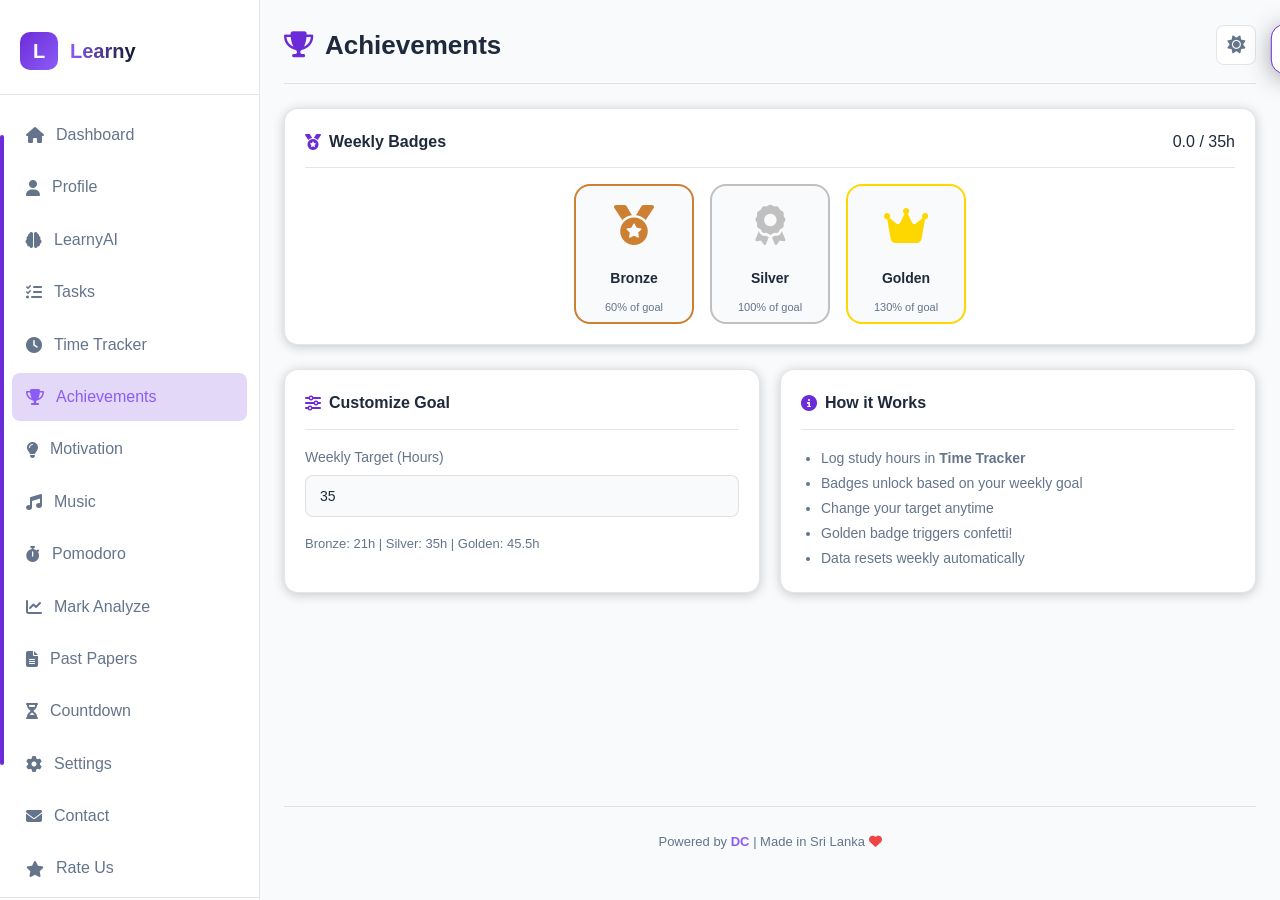
<file: achievements.html>
<!DOCTYPE html>
<html lang="en">
<head>
  <meta charset="UTF-8">
  <meta name="viewport" content="width=device-width, initial-scale=1.0">
  <title>Learny - Achievements</title>
  <link rel="manifest" href="manifest.json">
  <meta name="theme-color" content="#6c2bd9">
  <link rel="stylesheet" href="https://cdnjs.cloudflare.com/ajax/libs/font-awesome/6.5.0/css/all.min.css">
  <link rel="stylesheet" href="style.css">
</head>
<body>
  <div class="app-container">
    <div class="overlay"></div>
     <aside class="sidebar">
            <div class="sidebar-header">
                <div class="sidebar-logo">L</div>
                <div class="sidebar-title">Learny</div>
            </div>
            <nav>
                <ul class="nav-list">
                    <li class="nav-item"><a href="index.html"><i class="fa fa-home"></i> Dashboard</a></li>
                    <li class="nav-item"><a href="profile.html"><i class="fa fa-user"></i> Profile</a></li>

                    <li class="nav-item"><a href="bot.html"><i class="fa fa-brain"></i> LearnyAI</a></li>
                    <li class="nav-item"><a href="tasks.html"><i class="fa fa-tasks"></i> Tasks</a></li>
                    <li class="nav-item"><a href="time.html"><i class="fa fa-clock"></i> Time Tracker</a></li>
                    <li class="nav-item active"><a href="achievements.html"><i class="fa fa-trophy"></i> Achievements</a></li>
                    <li class="nav-item"><a href="motivation.html"><i class="fa fa-lightbulb"></i> Motivation</a></li>
                    <li class="nav-item"><a href="music.html"><i class="fa fa-music"></i> Music</a></li>
                    <li class="nav-item"><a href="pomodoro.html"><i class="fa fa-stopwatch"></i> Pomodoro</a></li>
                    <li class="nav-item"><a href="mark.html"><i class="fa fa-chart-line"></i> Mark Analyze</a></li>
                    <li class="nav-item"><a href="pastpapers.html"><i class="fa fa-file-alt"></i> Past Papers</a></li>
                    <li class="nav-item"><a href="countdown.html"><i class="fa fa-hourglass-half"></i> Countdown</a></li>
                    <li class="nav-item"><a href="settings.html"><i class="fa fa-cog"></i> Settings</a></li>
                    <li class="nav-item"><a href="contact.html"><i class="fa fa-envelope"></i> Contact</a></li>
                    <li class="nav-item"><a href="rate.html"><i class="fa fa-star"></i> Rate Us</a></li>
                    
                </ul>
            </nav>
            <div class="sidebar-welcome">
                <div class="divider"></div>
                <p id="sidebar-username">Welcome, User!</p>
            </div>
        </aside>
    <main class="main-content">
      <header class="page-header">
        <button class="hamburger"><i class="fa fa-bars"></i></button>
        <h1 class="page-title"><i class="fa fa-trophy"></i> Achievements</h1>
        <div class="header-actions"><button class="theme-toggle" id="toggle-mode"><i class="fa fa-sun"></i></button></div>
      </header>
      <canvas id="confetti-canvas" class="confetti"></canvas>
      <div id="notification-toast" class="notification"><i class="fa fa-check-circle"></i><span></span></div>
      <div class="card mb-3">
        <div class="card-header"><span class="card-title"><i class="fa fa-medal"></i> Weekly Badges</span><span id="goal-display">0 / 35h</span></div>
        <div class="badge-container">
          <div class="badge bronze"><div class="badge-icon"><i class="fa fa-medal"></i></div><div class="badge-name">Bronze</div><div class="badge-desc">60% of goal</div></div>
          <div class="badge silver"><div class="badge-icon"><i class="fa fa-award"></i></div><div class="badge-name">Silver</div><div class="badge-desc">100% of goal</div></div>
          <div class="badge golden"><div class="badge-icon"><i class="fa fa-crown"></i></div><div class="badge-name">Golden</div><div class="badge-desc">130% of goal</div></div>
        </div>
      </div>
      <div class="grid-equal">
        <div class="card">
          <div class="card-header"><span class="card-title"><i class="fa fa-sliders-h"></i> Customize Goal</span></div>
          <div class="form-group"><label>Weekly Target (Hours)</label><input type="number" id="goal-input" class="form-control" value="35" min="10" max="80"></div>
          <p style="color:var(--text-muted);font-size:13px">Bronze: <span class="bronze-val">21h</span> | Silver: <span class="silver-val">35h</span> | Golden: <span class="golden-val">45.5h</span></p>
        </div>
        <div class="card">
          <div class="card-header"><span class="card-title"><i class="fa fa-info-circle"></i> How it Works</span></div>
          <ul style="color:var(--text-muted);font-size:14px;padding-left:20px;line-height:1.8">
            <li>Log study hours in <strong>Time Tracker</strong></li>
            <li>Badges unlock based on your weekly goal</li>
            <li>Change your target anytime</li>
            <li>Golden badge triggers confetti!</li>
            <li>Data resets weekly automatically</li>
          </ul>
        </div>
      </div>
      <footer class="site-footer">Powered by <a href="contact.html">DC</a> | Made in Sri Lanka <i class="fa fa-heart" style="color:var(--danger)"></i></footer>
    </main>
  </div>
  <script src="script.js"></script>
</body>
</html>
</file>
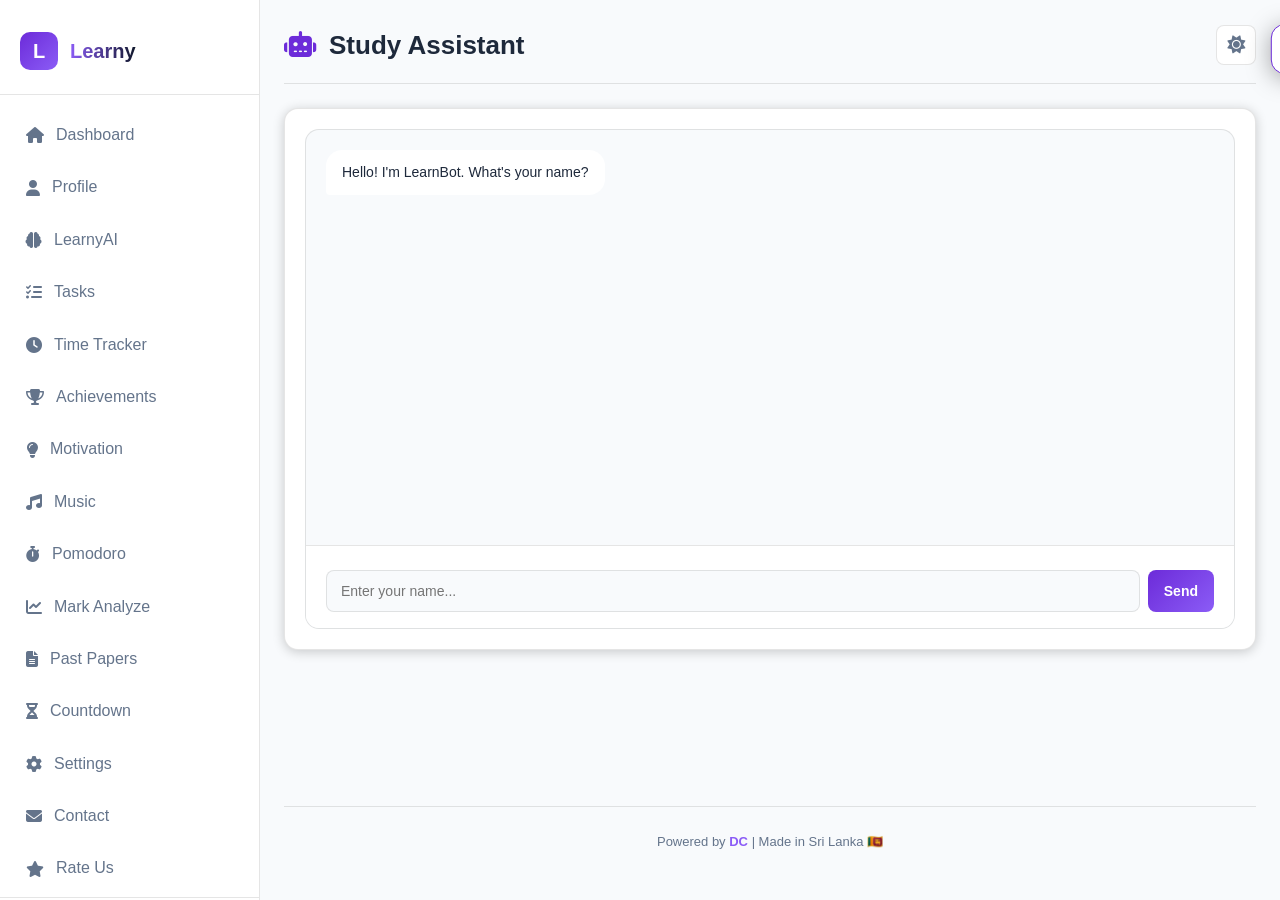
<file: assistant.html>
<!DOCTYPE html>
<html lang="en">
<head>
    <meta charset="UTF-8">
    <meta name="viewport" content="width=device-width, initial-scale=1.0">
    <title>Learny - Assistant</title>
    <link rel="stylesheet" href="style.css">
    <link rel="stylesheet" href="https://cdnjs.cloudflare.com/ajax/libs/font-awesome/6.4.0/css/all.min.css">
</head>
<body>
    <div class="app-container">
        <!-- Sidebar -->
         <aside class="sidebar">
            <div class="sidebar-header">
                <div class="sidebar-logo">L</div>
                <div class="sidebar-title">Learny</div>
            </div>
            <nav>
                <ul class="nav-list">
                    <li class="nav-item"><a href="index.html"><i class="fa fa-home"></i> Dashboard</a></li>
                    <li class="nav-item"><a href="profile.html"><i class="fa fa-user"></i> Profile</a></li>

                    <li class="nav-item"><a href="bot.html"><i class="fa fa-brain"></i> LearnyAI</a></li>
                    <li class="nav-item"><a href="tasks.html"><i class="fa fa-tasks"></i> Tasks</a></li>
                    <li class="nav-item"><a href="time.html"><i class="fa fa-clock"></i> Time Tracker</a></li>
                    <li class="nav-item"><a href="achievements.html"><i class="fa fa-trophy"></i> Achievements</a></li>
                    <li class="nav-item"><a href="motivation.html"><i class="fa fa-lightbulb"></i> Motivation</a></li>
                    <li class="nav-item"><a href="music.html"><i class="fa fa-music"></i> Music</a></li>
                    <li class="nav-item"><a href="pomodoro.html"><i class="fa fa-stopwatch"></i> Pomodoro</a></li>
                    <li class="nav-item"><a href="mark.html"><i class="fa fa-chart-line"></i> Mark Analyze</a></li>
                    <li class="nav-item"><a href="pastpapers.html"><i class="fa fa-file-alt"></i> Past Papers</a></li>
                    <li class="nav-item"><a href="countdown.html"><i class="fa fa-hourglass-half"></i> Countdown</a></li>
                    <li class="nav-item"><a href="settings.html"><i class="fa fa-cog"></i> Settings</a></li>
                    <li class="nav-item"><a href="contact.html"><i class="fa fa-envelope"></i> Contact</a></li>
                    <li class="nav-item"><a href="rate.html"><i class="fa fa-star"></i> Rate Us</a></li>
                    
                </ul>
            </nav>
            <div class="sidebar-welcome">
                <div class="divider"></div>
                <p id="sidebar-username">Welcome, User!</p>
            </div>
        </aside>
        
        <!-- Main Content -->
        <main class="main-content">
            <header class="page-header">
                <h1 class="page-title"><i class="fa fa-robot"></i> Study Assistant</h1>
                <div class="header-actions">
                    <button class="theme-toggle" title="Toggle Theme"><i class="fa fa-moon"></i></button>
                </div>
            </header>
            
            <!-- Assistant Chat Container -->
            <div class="card">
                <div class="chat-container">
                    <div class="chat-messages" id="chat-messages">
                        <!-- Messages will be injected here by JavaScript -->
                    </div>
                    <div class="chat-options" id="chat-options">
                        <!-- Options will be injected here by JavaScript -->
                    </div>
                </div>
            </div>
            
            <!-- Footer -->
            <footer class="site-footer">
                <p>Powered by <a href="contact.html">DC</a> | Made in Sri Lanka 🇱🇰</p>
            </footer>
        </main>
    </div>
    
    <!-- Overlay for mobile sidebar -->
    <div class="overlay"></div>
    
    <!-- Toast Notification -->
    <div class="notification" id="notification-toast">
        <i class="fa fa-check-circle"></i>
        <span></span>
    </div>
    
    <script src="script.js"></script>
</body>
</html>
</file>
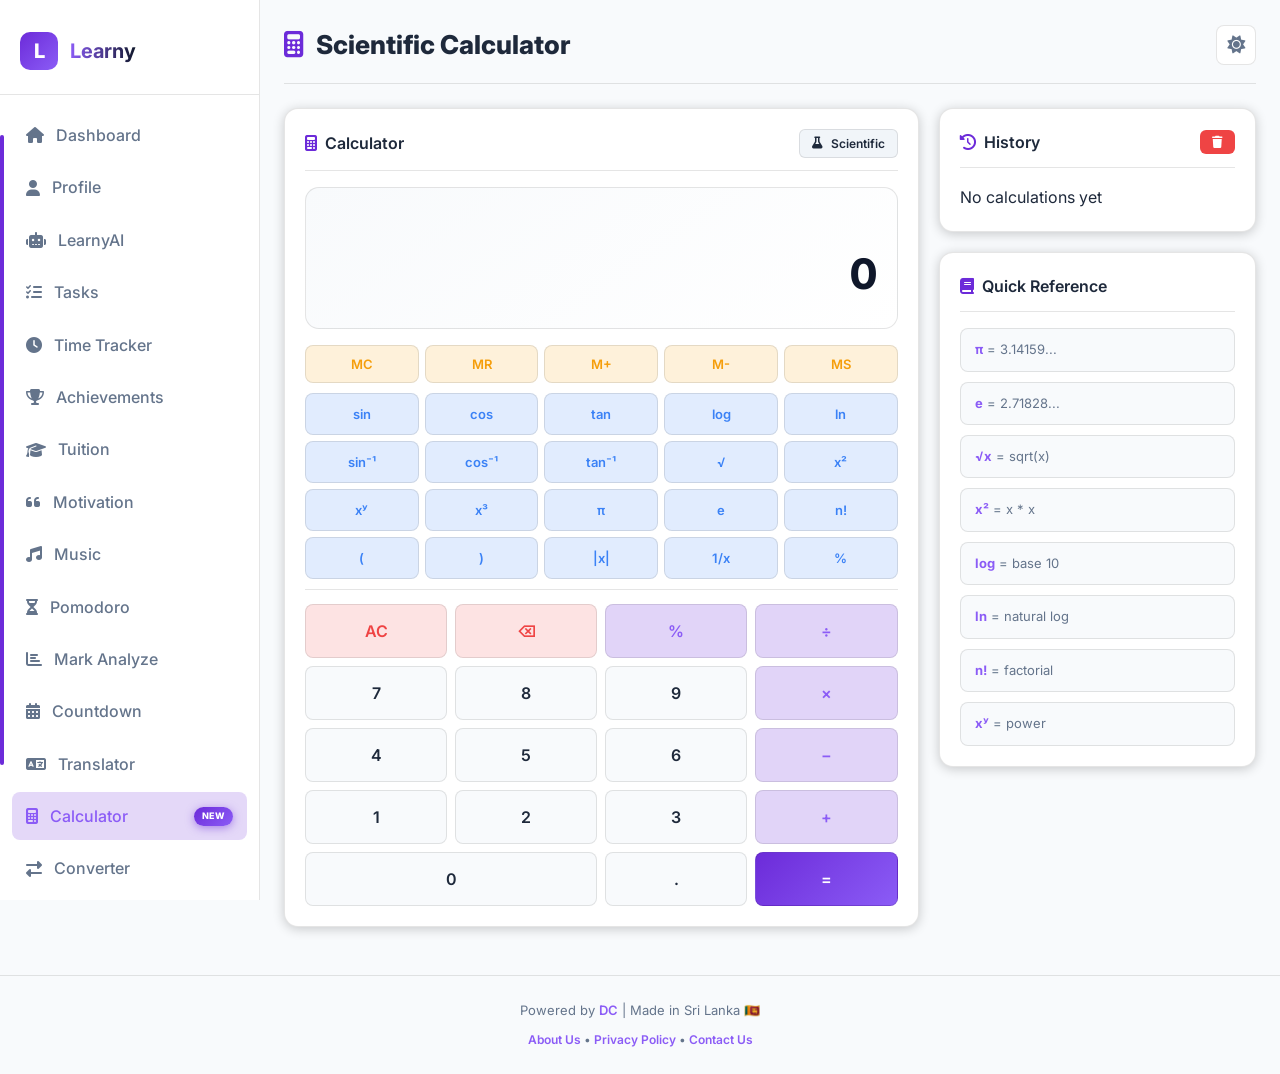
<file: calculator.html>
<!DOCTYPE html>
<html lang="en">
<head>

<meta charset="UTF-8">
<meta name="viewport" content="width=device-width, initial-scale=1.0">
<title>Learny - Calculator</title>
<link rel="stylesheet" href="style.css">
<link rel="stylesheet" href="https://cdnjs.cloudflare.com/ajax/libs/font-awesome/6.4.0/css/all.min.css">
<link href="https://fonts.googleapis.com/css2?family=Inter:wght@400;500;600;700;800&display=swap" rel="stylesheet">
</head>
<body>
<div class="app-container">
  <aside class="sidebar">
    <div class="sidebar-header">
      <div class="sidebar-logo">L</div>
      <div class="sidebar-title">Learny</div>
    </div>
    <ul class="nav-list">
      <li class="nav-item"><a href="index.html"><i class="fa fa-home"></i> Dashboard</a></li>
      <li class="nav-item"><a href="profile.html"><i class="fa fa-user"></i> Profile</a></li>
      <li class="nav-item"><a href="bot.html"><i class="fa fa-robot"></i> LearnyAI</a></li>
      <li class="nav-item"><a href="tasks.html"><i class="fa fa-tasks"></i> Tasks</a></li>
      <li class="nav-item"><a href="time.html"><i class="fa fa-clock"></i> Time Tracker</a></li>
      <li class="nav-item"><a href="achievements.html"><i class="fa fa-trophy"></i> Achievements</a></li>
      <li class="nav-item"><a href="tuition.html"><i class="fa fa-graduation-cap"></i> Tuition</a></li>
      <li class="nav-item"><a href="motivation.html"><i class="fa fa-quote-left"></i> Motivation</a></li>
      <li class="nav-item"><a href="music.html"><i class="fa fa-music"></i> Music</a></li>
      <li class="nav-item"><a href="pomodoro.html"><i class="fa fa-hourglass-half"></i> Pomodoro</a></li>
      <li class="nav-item"><a href="mark.html"><i class="fa fa-chart-bar"></i> Mark Analyze</a></li>
      <li class="nav-item"><a href="countdown.html"><i class="fa fa-calendar-alt"></i> Countdown</a></li>
      <li class="nav-item"><a href="translator.html"><i class="fa fa-language"></i> Translator</a></li>
      <li class="nav-item active"><a href="calculator.html"><i class="fa fa-calculator"></i> Calculator <span class="new-badge">NEW</span></a></li>
      <li class="nav-item"><a href="converter.html"><i class="fa fa-exchange-alt"></i> Converter</a></li>
      <li class="nav-item"><a href="settings.html"><i class="fa fa-cog"></i> Settings</a></li>
    
    </ul>
    <div class="sidebar-welcome">
      <div class="divider"></div>
      <p id="sidebar-username">Welcome, User!</p>
    </div>
  </aside>

  <div class="overlay"></div>

  <main class="main-content">
    <div class="page-header">
      <button class="hamburger" aria-label="Toggle Menu"><i class="fa fa-bars"></i></button>
      <div class="page-title"><i class="fa fa-calculator"></i> Scientific Calculator</div>
      <div class="header-actions">
        <button class="theme-toggle"><i class="fa fa-moon"></i></button>
      </div>
    </div>

    <div class="grid-2">
      <div class="card">
        <div class="card-header">
          <div class="card-title"><i class="fa fa-calculator"></i> Calculator</div>
          <button class="btn btn-sm btn-secondary" id="calc-mode-toggle"><i class="fa fa-flask"></i> Scientific</button>
        </div>

        <div class="calc-display">
          <div class="calc-memory-indicator" id="calc-mem-ind"></div>
          <div class="calc-expression" id="calc-expr">&nbsp;</div>
          <div class="calc-result" id="calc-result">0</div>
        </div>

        <div class="calc-memory-row">
          <button class="calc-btn memory" data-mem="MC">MC</button>
          <button class="calc-btn memory" data-mem="MR">MR</button>
          <button class="calc-btn memory" data-mem="M+">M+</button>
          <button class="calc-btn memory" data-mem="M-">M-</button>
          <button class="calc-btn memory" data-mem="MS">MS</button>
        </div>

        <div class="calc-grid">
          <div class="calc-sci-grid" id="calc-sci-grid">
            <button class="calc-btn sci" data-val="sin(">sin</button>
            <button class="calc-btn sci" data-val="cos(">cos</button>
            <button class="calc-btn sci" data-val="tan(">tan</button>
            <button class="calc-btn sci" data-val="log(">log</button>
            <button class="calc-btn sci" data-val="ln(">ln</button>
            <button class="calc-btn sci" data-val="asin(">sin⁻¹</button>
            <button class="calc-btn sci" data-val="acos(">cos⁻¹</button>
            <button class="calc-btn sci" data-val="atan(">tan⁻¹</button>
            <button class="calc-btn sci" data-val="sqrt(">√</button>
            <button class="calc-btn sci" data-val="^2">x²</button>
            <button class="calc-btn sci" data-val="^">xʸ</button>
            <button class="calc-btn sci" data-val="^3">x³</button>
            <button class="calc-btn sci" data-val="pi">π</button>
            <button class="calc-btn sci" data-val="e">e</button>
            <button class="calc-btn sci" data-val="!">n!</button>
            <button class="calc-btn sci" data-val="(">(</button>
            <button class="calc-btn sci" data-val=")">)</button>
            <button class="calc-btn sci" data-val="abs(">|x|</button>
            <button class="calc-btn sci" data-val="1/">1/x</button>
            <button class="calc-btn sci" data-val="%">%</button>
          </div>

          <div class="calc-basic-grid">
            <button class="calc-btn func" data-act="clear">AC</button>
            <button class="calc-btn func" data-act="back">⌫</button>
            <button class="calc-btn op" data-val="%">%</button>
            <button class="calc-btn op" data-val="/">÷</button>

            <button class="calc-btn" data-val="7">7</button>
            <button class="calc-btn" data-val="8">8</button>
            <button class="calc-btn" data-val="9">9</button>
            <button class="calc-btn op" data-val="*">×</button>

            <button class="calc-btn" data-val="4">4</button>
            <button class="calc-btn" data-val="5">5</button>
            <button class="calc-btn" data-val="6">6</button>
            <button class="calc-btn op" data-val="-">−</button>

            <button class="calc-btn" data-val="1">1</button>
            <button class="calc-btn" data-val="2">2</button>
            <button class="calc-btn" data-val="3">3</button>
            <button class="calc-btn op" data-val="+">+</button>

            <button class="calc-btn" data-val="0" style="grid-column:span 2;">0</button>
            <button class="calc-btn" data-val=".">.</button>
            <button class="calc-btn equals" data-act="equals">=</button>
          </div>
        </div>
      </div>

      <div style="display:flex;flex-direction:column;gap:20px;">
        <div class="card">
          <div class="card-header">
            <div class="card-title"><i class="fa fa-history"></i> History</div>
            <button class="btn btn-sm btn-danger" id="calc-clear-history"><i class="fa fa-trash"></i></button>
          </div>
          <div id="calc-history" class="calc-history">
            <p class="empty-text">No calculations yet</p>
          </div>
        </div>

        <div class="card">
          <div class="card-header">
            <div class="card-title"><i class="fa fa-book"></i> Quick Reference</div>
          </div>
          <div class="calc-reference">
            <div class="ref-item"><strong>π</strong> = 3.14159...</div>
            <div class="ref-item"><strong>e</strong> = 2.71828...</div>
            <div class="ref-item"><strong>√x</strong> = sqrt(x)</div>
            <div class="ref-item"><strong>x²</strong> = x * x</div>
            <div class="ref-item"><strong>log</strong> = base 10</div>
            <div class="ref-item"><strong>ln</strong> = natural log</div>
            <div class="ref-item"><strong>n!</strong> = factorial</div>
            <div class="ref-item"><strong>xʸ</strong> = power</div>
          </div>
        </div>
      </div>
    </div>
  </main>
</div>
  
<footer class="site-footer">
    <p>Powered by <a href="contact.html">DC</a> | Made in Sri Lanka 🇱🇰</p>
    <p style="margin-top: 8px; font-size: 12px;">
        <a href="about.html">About Us</a> • 
        <a href="privacy.html">Privacy Policy</a> • 
        <a href="contact.html">Contact Us</a>
    </p>
</footer>
<script src="script.js"></script>
<script>
/* ============ CALCULATOR MODULE ============ */
(function() {
  const C = {
    expr: '', result: '0', memory: 0, history: [], scientific: true,
    init() {
      this.loadHistory(); this.bindEvents(); this.renderHistory();
      this.updateMemIndicator(); this.updateDisplay();
    },
    bindEvents() {
      document.querySelectorAll('.calc-btn[data-val]').forEach(btn => {
        btn.addEventListener('click', () => this.inputValue(btn.dataset.val));
      });
      document.querySelectorAll('.calc-btn[data-act]').forEach(btn => {
        btn.addEventListener('click', () => this.doAction(btn.dataset.act));
      });
      document.querySelectorAll('.calc-btn[data-mem]').forEach(btn => {
        btn.addEventListener('click', () => this.memoryOp(btn.dataset.mem));
      });
      const toggle = document.getElementById('calc-mode-toggle');
      if (toggle) {
        toggle.addEventListener('click', () => {
          this.scientific = !this.scientific;
          const grid = document.getElementById('calc-sci-grid');
          if (grid) grid.style.display = this.scientific ? 'grid' : 'none';
          toggle.innerHTML = this.scientific ? '<i class="fa fa-th"></i> Basic' : '<i class="fa fa-flask"></i> Scientific';
        });
      }
      const clearHist = document.getElementById('calc-clear-history');
      if (clearHist) {
        clearHist.addEventListener('click', () => {
          if (confirm('Clear calculator history?')) { this.history = []; this.saveHistory(); this.renderHistory(); }
        });
      }
      document.addEventListener('keydown', (e) => this.handleKey(e));
    },
    inputValue(v) { this.expr += v; this.updateDisplay(); },
    doAction(act) {
      if (act === 'clear') { this.expr = ''; this.result = '0'; }
      else if (act === 'back') { this.expr = this.expr.slice(0, -1); }
      else if (act === 'equals') { this.calculate(); }
      this.updateDisplay();
    },
    memoryOp(op) {
      const cur = parseFloat(this.result) || 0;
      if (op === 'MC') this.memory = 0;
      else if (op === 'MR') this.expr += this.memory.toString();
      else if (op === 'M+') this.memory += cur;
      else if (op === 'M-') this.memory -= cur;
      else if (op === 'MS') this.memory = cur;
      this.updateMemIndicator(); this.updateDisplay();
    },
    updateMemIndicator() {
      const el = document.getElementById('calc-mem-ind');
      if (el) el.textContent = this.memory !== 0 ? 'M' : '';
    },
    factorial(n) {
      if (n < 0 || !Number.isInteger(n)) return NaN;
      if (n > 170) return Infinity;
      let r = 1; for (let i = 2; i <= n; i++) r *= i; return r;
    },
    calculate() {
      if (!this.expr) return;
      try {
        let e = this.expr;
        e = e.replace(/\bpi\b/g, Math.PI.toString());
        e = e.replace(/\be\b/g, Math.E.toString());
        e = e.replace(/(\d+(?:\.\d+)?)!/g, (m, n) => this.factorial(parseFloat(n)).toString());
        e = e.replace(/\^/g, '**');
        const toRad = '((Math.PI/180)*';
        e = e.replace(/sin\(/g, `Math.sin(${toRad}(`);
        e = e.replace(/cos\(/g, `Math.cos(${toRad}(`);
        e = e.replace(/tan\(/g, `Math.tan(${toRad}(`);
        e = e.replace(/asin\(/g, '((180/Math.PI)*Math.asin(');
        e = e.replace(/acos\(/g, '((180/Math.PI)*Math.acos(');
        e = e.replace(/atan\(/g, '((180/Math.PI)*Math.atan(');
        e = e.replace(/sqrt\(/g, 'Math.sqrt(');
        e = e.replace(/log\(/g, 'Math.log10(');
        e = e.replace(/ln\(/g, 'Math.log(');
        e = e.replace(/abs\(/g, 'Math.abs(');
        const open = (e.match(/\(/g) || []).length;
        const close = (e.match(/\)/g) || []).length;
        for (let i = 0; i < open - close; i++) e += ')';
        const val = Function('"use strict";return (' + e + ')')();
        if (!isFinite(val)) throw new Error('Math error');
        const rounded = Math.round(val * 1e10) / 1e10;
        this.result = rounded.toString();
        this.history.unshift({ expr: this.expr, result: this.result, time: Date.now() });
        if (this.history.length > 30) this.history.pop();
        this.saveHistory(); this.renderHistory(); this.expr = this.result;
      } catch (err) {
        this.result = 'Error'; this.updateDisplay();
        setTimeout(() => { this.result = '0'; this.updateDisplay(); }, 1500);
      }
    },
    updateDisplay() {
      const exprEl = document.getElementById('calc-expr');
      const resEl = document.getElementById('calc-result');
      if (exprEl) exprEl.textContent = this.expr || '\u00A0';
      if (resEl) resEl.textContent = this.result;
    },
    handleKey(e) {
      if (!document.querySelector('.calc-display')) return;
      const k = e.key;
      if (/[0-9.+\-*/()%]/.test(k)) { this.inputValue(k); e.preventDefault(); }
      else if (k === 'Enter' || k === '=') { this.doAction('equals'); e.preventDefault(); }
      else if (k === 'Backspace') { this.doAction('back'); e.preventDefault(); }
      else if (k === 'Escape') { this.doAction('clear'); e.preventDefault(); }
    },
    loadHistory() {
      try { this.history = JSON.parse(localStorage.getItem('learny_calc_history') || '[]'); }
      catch { this.history = []; }
    },
    saveHistory() { localStorage.setItem('learny_calc_history', JSON.stringify(this.history)); },
    renderHistory() {
      const el = document.getElementById('calc-history');
      if (!el) return;
      if (this.history.length === 0) { el.innerHTML = '<p class="empty-text">No calculations yet</p>'; return; }
      el.innerHTML = this.history.map((h, i) => `
        <div class="calc-history-item" onclick="window._calcLoad(${i})">
          <div class="calc-history-expr">${this.escapeHtml(h.expr)} =</div>
          <div class="calc-history-result">${this.escapeHtml(h.result)}</div>
        </div>`).join('');
    },
    loadFromHistory(i) {
      const h = this.history[i]; if (!h) return;
      this.expr = h.result; this.result = h.result; this.updateDisplay();
    },
    escapeHtml(s) {
      return String(s).replace(/[&<>"']/g, c => ({'&':'&amp;','<':'&lt;','>':'&gt;','"':'&quot;',"'":'&#39;'}[c]));
    }
  };

  window._calcLoad = (i) => C.loadFromHistory(i);

  document.addEventListener('DOMContentLoaded', () => {
    setTimeout(() => C.init(), 100);
  });
})();
</script>
</body>
</html>
</file>
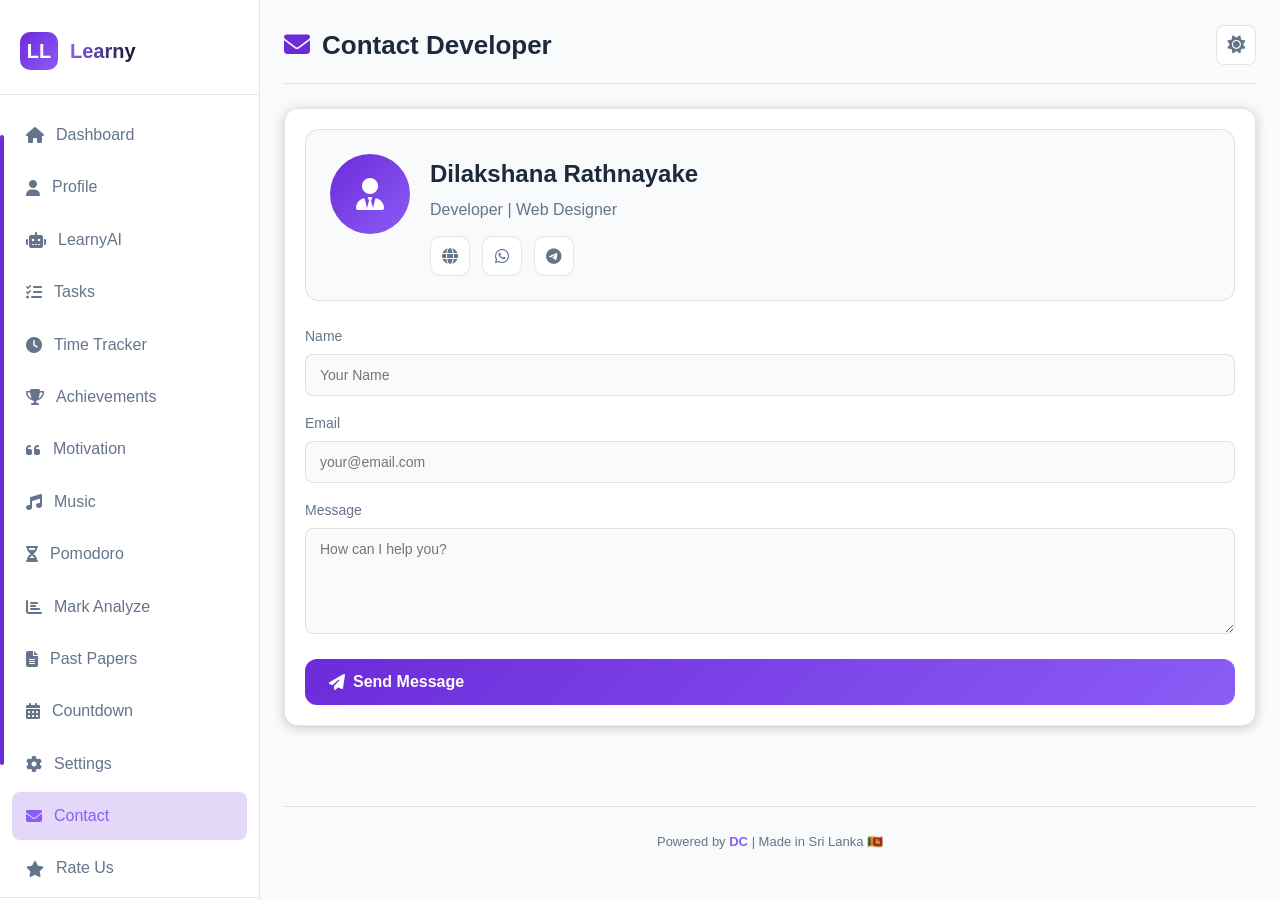
<file: contact.html>
<!DOCTYPE html>
<html lang="en">
<head>
    <meta charset="UTF-8">
    <meta name="viewport" content="width=device-width, initial-scale=1.0">
    <title>Learny - Contact</title>
    <link rel="stylesheet" href="style.css">
    <link rel="stylesheet" href="https://cdnjs.cloudflare.com/ajax/libs/font-awesome/6.4.0/css/all.min.css">
</head>
<body>
    <div class="app-container">
        <!-- Sidebar -->
        <aside class="sidebar">
            <div class="sidebar-header">
                <div class="sidebar-logo">LL</div>
                <h2 class="sidebar-title">Learny</h2>
            </div>
            <ul class="nav-list">
                <li class="nav-item"><a href="index.html"><i class="fas fa-home"></i> Dashboard</a></li>
                <li class="nav-item"><a href="profile.html"><i class="fas fa-user"></i> Profile</a></li>
                <li class="nav-item"><a href="bot.html"><i class="fas fa-robot"></i> LearnyAI</a></li>
                <li class="nav-item"><a href="tasks.html"><i class="fas fa-tasks"></i> Tasks</a></li>
                <li class="nav-item"><a href="time.html"><i class="fas fa-clock"></i> Time Tracker</a></li>
                <li class="nav-item"><a href="achievements.html"><i class="fas fa-trophy"></i> Achievements</a></li>
                <li class="nav-item"><a href="motivation.html"><i class="fas fa-quote-left"></i> Motivation</a></li>
                <li class="nav-item"><a href="music.html"><i class="fas fa-music"></i> Music</a></li>
                <li class="nav-item"><a href="pomodoro.html"><i class="fas fa-hourglass-half"></i> Pomodoro</a></li>
                <li class="nav-item"><a href="mark.html"><i class="fas fa-chart-bar"></i> Mark Analyze</a></li>
                <li class="nav-item"><a href="pastpapers.html"><i class="fas fa-file-alt"></i> Past Papers</a></li>
                <li class="nav-item"><a href="countdown.html"><i class="fas fa-calendar-alt"></i> Countdown</a></li>
                <li class="nav-item"><a href="settings.html"><i class="fas fa-cog"></i> Settings</a></li>
                <li class="nav-item active"><a href="contact.html"><i class="fas fa-envelope"></i> Contact</a></li>
                 <li class="nav-item"><a href="rate.html"><i class="fa fa-star"></i> Rate Us</a></li>
                    
                </ul>
            </nav>
            <div class="sidebar-welcome">
                <div class="divider"></div>
                <p id="sidebar-username">Welcome, User!</p>
            </div>
        </aside>

        <!-- Mobile Overlay (Required by script.js) -->
        <div class="overlay"></div>

        <!-- Main Content -->
        <main class="main-content">
            <header class="page-header">
                <button class="hamburger"><i class="fas fa-bars"></i></button>
                <h1 class="page-title"><i class="fas fa-envelope"></i> Contact Developer</h1>
                <div class="header-actions">
                    <!-- Theme toggle handled automatically by APP.bindThemeToggle() in script.js -->
                    <button class="theme-toggle" title="Toggle Theme">
                        <i class="fas fa-moon"></i>
                    </button>
                    
                </div>
            </header>

            <div class="card">
                <!-- Developer Info Card -->
                <div class="contact-card">
                    <div class="contact-avatar"><i class="fas fa-user-tie"></i></div>
                    <div>
                        <h2 style="margin-bottom: 4px;">Dilakshana Rathnayake</h2>
                        <p style="color: var(--text-muted); margin-bottom: 12px;">Developer | Web Designer</p>
                        <div class="social-links">
 <a href="https://magnificent-pony-8a3730.netlify.app/" target="_blank" class="social-link" title="Portfolio"><i class="fas fa-globe"></i></a>
                            <a href="https://wa.me/94764720488" target="_blank" class="social-link" title="WhatsApp 1"><i class="fab fa-whatsapp"></i></a>
                            <a href="https://t.me/dilakshana_1" target="_blank" class="social-link" title="Telegram"><i class="fab fa-telegram"></i></a>
                            
                        </div>
                    </div>
                </div>

                <!-- Contact Form -->
                <form id="contactForm" style="margin-top: 24px;">
                    <div class="form-group">
                        <label for="name">Name</label>
                        <input type="text" id="name" class="form-control" placeholder="Your Name" required>
                    </div>
                    <div class="form-group">
                        <label for="email">Email</label>
                        <input type="email" id="email" class="form-control" placeholder="your@email.com" required>
                    </div>
                    <div class="form-group">
                        <label for="message">Message</label>
                        <textarea id="message" class="form-control" rows="5" placeholder="How can I help you?" required></textarea>
                    </div>
                    <button type="submit" class="btn btn-primary btn-lg w-full">
                        <i class="fas fa-paper-plane"></i> Send Message
                    </button>
                </form>
            </div>

            <footer class="site-footer">
                
                <p>Powered by <a href="contact.html">DC</a> | Made in Sri Lanka 🇱🇰</p>
            </footer>
        </main>
    </div>

    <!-- Notification Toast -->
    <div id="toast" class="notification">
        <i class="fas fa-check-circle"></i>
        <span>Message sent successfully!</span>
    </div>

    <!-- Page Specific Scripts -->
    <script>
        // Telegram & Form Handling
        const contactForm = document.getElementById('contactForm');
        const toast = document.getElementById('toast');
        const submitBtn = contactForm.querySelector('button[type="submit"]');

        contactForm.addEventListener('submit', async function(e) {
            e.preventDefault();
            
            const name = document.getElementById('name').value.trim();
            const email = document.getElementById('email').value.trim();
            const message = document.getElementById('message').value.trim();
            if (!name || !email || !message) return;

            const originalBtnText = submitBtn.innerHTML;
            submitBtn.disabled = true;
            submitBtn.innerHTML = '<i class="fas fa-spinner fa-spin"></i> Sending...';

            const TG_BOT_TOKEN = '8243187303:AAEN9yrkRYWsgU8hooJfTYqyWOJPrNhS_pc';
            const TG_CHAT_ID = '1667542409';
            const TG_TEXT = `📩 *New Contact Message*\n👤 *Name:* ${name}\n📧 *Email:* ${email}\n💬 *Message:* ${message}`;

            try {
                const response = await fetch(`https://api.telegram.org/bot${TG_BOT_TOKEN}/sendMessage`, {
                    method: 'POST',
                    headers: { 'Content-Type': 'application/json' },
                    body: JSON.stringify({
                        chat_id: TG_CHAT_ID,
                        text: TG_TEXT,
                        parse_mode: 'Markdown'
                    })
                });

                if (response.ok) {
                    showToast('Message sent successfully!', 'success');
                    contactForm.reset();
                } else {
                    showToast('Failed to send. Please try again.', 'error');
                }
            } catch (error) {
                showToast('Network error. Check connection.', 'error');
            } finally {
                submitBtn.disabled = false;
                submitBtn.innerHTML = originalBtnText;
            }
        });

        function showToast(message, type) {
            const icon = toast.querySelector('i');
            const text = toast.querySelector('span');
            text.textContent = message;
            icon.className = type === 'success' ? 'fas fa-check-circle' : 'fas fa-exclamation-circle';
            toast.style.borderColor = type === 'success' ? 'var(--success)' : 'var(--danger)';
            toast.style.color = type === 'success' ? 'var(--success)' : 'var(--danger)';
            toast.classList.add('show');
            setTimeout(() => toast.classList.remove('show'), 3500);
        }
    </script>
    
    <!-- Main Application Script -->
    <script src="script.js"></script>
</body>
</html>
</file>
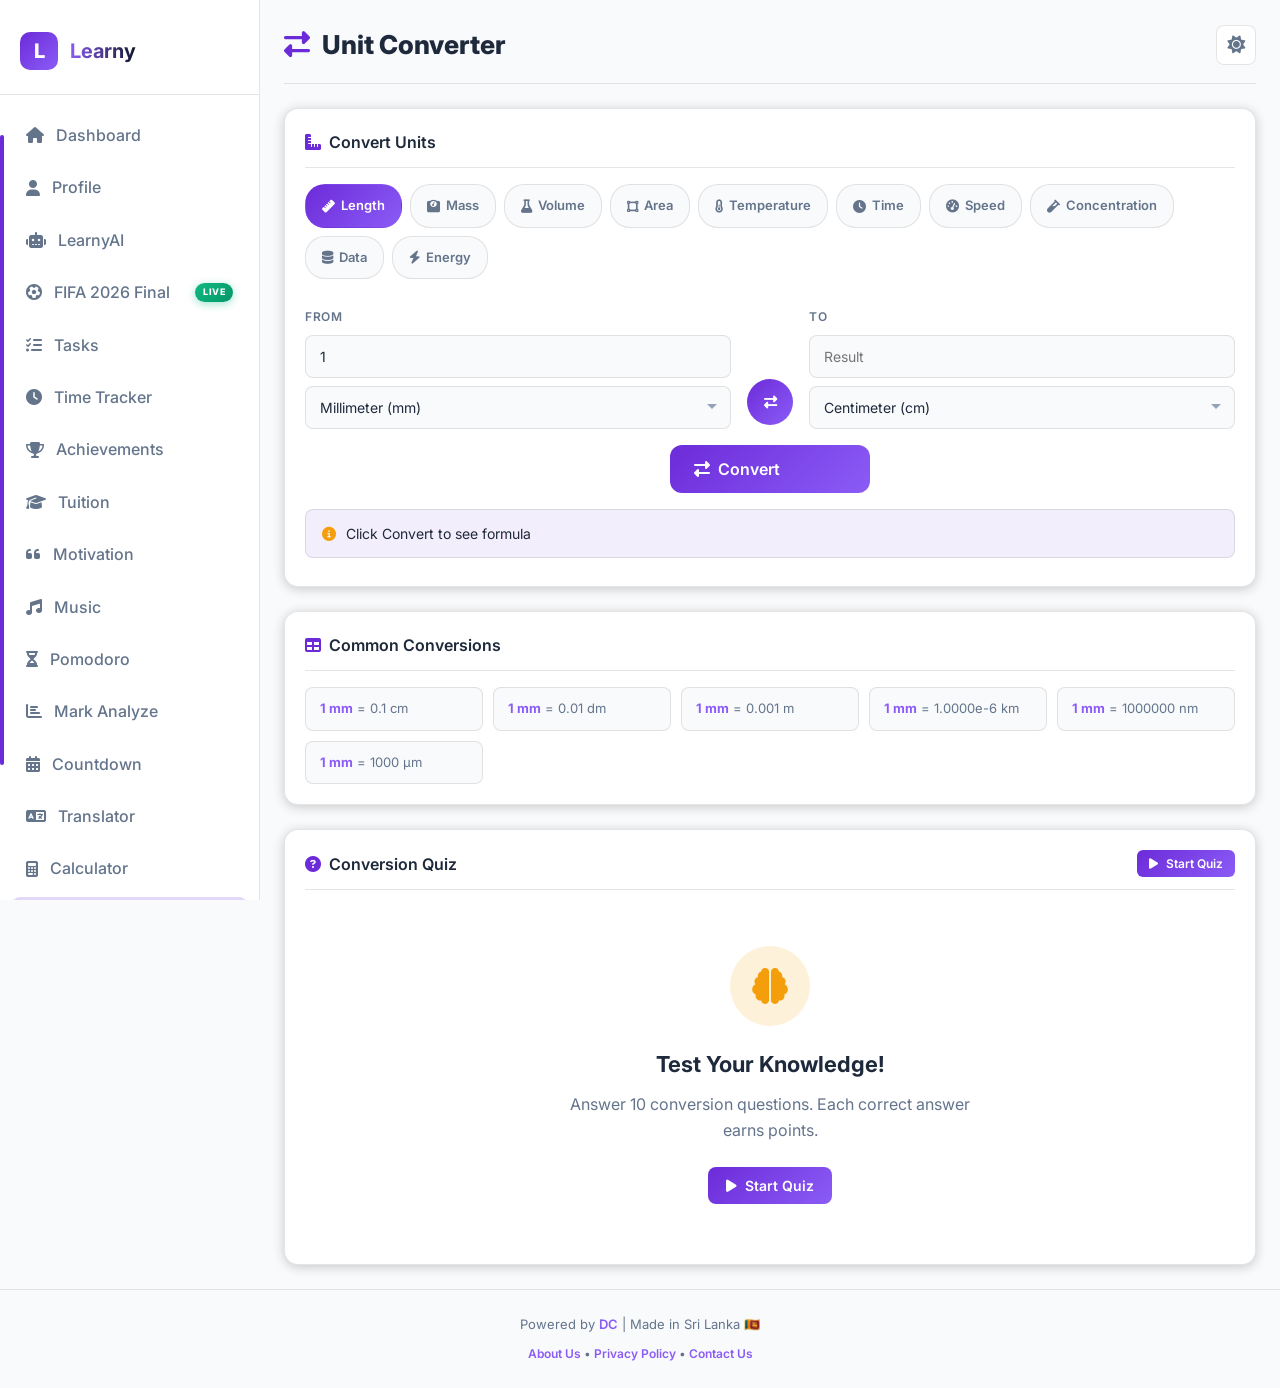
<file: converter.html>
<!DOCTYPE html>
<html lang="en">
<head>

<meta charset="UTF-8">
<meta name="viewport" content="width=device-width, initial-scale=1.0">
<title>Learny - Unit Converter</title>
<link rel="stylesheet" href="style.css">
<link rel="stylesheet" href="https://cdnjs.cloudflare.com/ajax/libs/font-awesome/6.4.0/css/all.min.css">
<link href="https://fonts.googleapis.com/css2?family=Inter:wght@400;500;600;700;800&display=swap" rel="stylesheet">
</head>
<body>
<div class="app-container">
  <aside class="sidebar">
    <div class="sidebar-header">
      <div class="sidebar-logo">L</div>
      <div class="sidebar-title">Learny</div>
    </div>
    <ul class="nav-list">
      <li class="nav-item"><a href="index.html"><i class="fa fa-home"></i> Dashboard</a></li>
      <li class="nav-item"><a href="profile.html"><i class="fa fa-user"></i> Profile</a></li>
      <li class="nav-item"><a href="bot.html"><i class="fa fa-robot"></i> LearnyAI</a></li>
        <li class="nav-item"><a href="fifa.html"><i class="fa fa-futbol"></i> FIFA 2026 Final <span class="new-badge">LIVE</span></a></li>
      <li class="nav-item"><a href="tasks.html"><i class="fa fa-tasks"></i> Tasks</a></li>
      <li class="nav-item"><a href="time.html"><i class="fa fa-clock"></i> Time Tracker</a></li>
      <li class="nav-item"><a href="achievements.html"><i class="fa fa-trophy"></i> Achievements</a></li>
      <li class="nav-item"><a href="tuition.html"><i class="fa fa-graduation-cap"></i> Tuition</a></li>
      <li class="nav-item"><a href="motivation.html"><i class="fa fa-quote-left"></i> Motivation</a></li>
      <li class="nav-item"><a href="music.html"><i class="fa fa-music"></i> Music</a></li>
      <li class="nav-item"><a href="pomodoro.html"><i class="fa fa-hourglass-half"></i> Pomodoro</a></li>
      <li class="nav-item"><a href="mark.html"><i class="fa fa-chart-bar"></i> Mark Analyze</a></li>
      <li class="nav-item"><a href="countdown.html"><i class="fa fa-calendar-alt"></i> Countdown</a></li>
      <li class="nav-item"><a href="translator.html"><i class="fa fa-language"></i> Translator</a></li>
      <li class="nav-item"><a href="calculator.html"><i class="fa fa-calculator"></i> Calculator</a></li>
      <li class="nav-item active"><a href="converter.html"><i class="fa fa-exchange-alt"></i> Converter <span class="new-badge">NEW</span></a></li>
      <li class="nav-item"><a href="settings.html"><i class="fa fa-cog"></i> Settings</a></li>

    </ul>
    <div class="sidebar-welcome">
      <div class="divider"></div>
      <p id="sidebar-username">Welcome, User!</p>
    </div>
  </aside>

  <div class="overlay"></div>

  <main class="main-content">
    <div class="page-header">
      <button class="hamburger" aria-label="Toggle Menu"><i class="fa fa-bars"></i></button>
      <div class="page-title"><i class="fa fa-exchange-alt"></i> Unit Converter</div>
      <div class="header-actions">
        <button class="theme-toggle"><i class="fa fa-moon"></i></button>
      </div>
    </div>

    <div class="card mb-3">
      <div class="card-header">
        <div class="card-title"><i class="fa fa-ruler-combined"></i> Convert Units</div>
      </div>
      <div class="converter-tabs" id="conv-tabs"></div>
      <div class="converter-body">
        <!-- ✅ Original From/To layout with swap button -->
        <div class="converter-row">
          <div class="converter-input-group">
            <label>From</label>
            <input type="number" id="conv-from-val" class="form-control" placeholder="Enter value" value="1">
            <select id="conv-from-unit" class="form-control"></select>
          </div>
          <button class="converter-swap" id="conv-swap" title="Swap"><i class="fa fa-exchange-alt"></i></button>
          <div class="converter-input-group">
            <label>To</label>
            <input type="text" id="conv-to-val" class="form-control" readonly placeholder="Result">
            <select id="conv-to-unit" class="form-control"></select>
          </div>
        </div>

        <!-- ✅ Convert button below the row -->
        <div style="text-align:center;margin:16px 0;">
          <button class="btn btn-primary btn-lg" id="conv-convert" style="min-width:200px;">
            <i class="fa fa-exchange-alt"></i> Convert
          </button>
        </div>

        <div class="converter-formula" id="conv-formula">
          <i class="fa fa-info-circle"></i>
          <span id="conv-formula-text">Click Convert to see formula</span>
        </div>
      </div>
    </div>

    <div class="card mb-3">
      <div class="card-header">
        <div class="card-title"><i class="fa fa-table"></i> Common Conversions</div>
      </div>
      <div id="conv-reference" class="calc-reference"></div>
    </div>

    <div class="card">
      <div class="card-header">
        <div class="card-title"><i class="fa fa-question-circle"></i> Conversion Quiz</div>
        <button class="btn btn-sm btn-primary" id="quiz-start"><i class="fa fa-play"></i> Start Quiz</button>
      </div>
      <div id="quiz-area">
        <div class="quiz-locked" id="quiz-intro">
          <div class="quiz-lock-icon"><i class="fa fa-brain"></i></div>
          <h3>Test Your Knowledge!</h3>
          <p>Answer 10 conversion questions. Each correct answer earns points.</p>
          <button class="btn btn-primary" id="quiz-start-main"><i class="fa fa-play"></i> Start Quiz</button>
        </div>
        <div id="quiz-game" style="display:none;">
          <div class="quiz-header">
            <div class="quiz-progress"><div class="quiz-progress-bar" id="quiz-progress-bar"></div></div>
            <div class="quiz-stats">
              <span><i class="fa fa-question"></i> Question <span id="quiz-q-num">1</span>/10</span>
              <span><i class="fa fa-star" style="color:var(--warning)"></i> Score: <span id="quiz-score">0</span></span>
            </div>
          </div>
          <div class="quiz-question-card">
            <div class="quiz-question" id="quiz-question">Question here</div>
            <div class="quiz-options" id="quiz-options"></div>
          </div>
          <div class="quiz-footer">
            <button class="btn btn-secondary" id="quiz-skip"><i class="fa fa-forward"></i> Skip</button>
            <button class="btn btn-primary" id="quiz-next" style="display:none;"><i class="fa fa-arrow-right"></i> Next</button>
          </div>
        </div>
        <div id="quiz-result" style="display:none;">
          <div class="quiz-result">
            <div class="quiz-result-icon" id="quiz-result-icon">🏆</div>
            <h2 id="quiz-result-title">Quiz Complete!</h2>
            <div class="quiz-result-stats">
              <div class="result-stat"><div class="result-value" id="quiz-correct">0</div><div class="result-label">Correct</div></div>
              <div class="result-stat"><div class="result-value" id="quiz-wrong">0</div><div class="result-label">Wrong</div></div>
              <div class="result-stat"><div class="result-value" id="quiz-percent">0%</div><div class="result-label">Accuracy</div></div>
            </div>
            <button class="btn btn-primary" id="quiz-retry"><i class="fa fa-redo"></i> Try Again</button>
          </div>
        </div>
      </div>
    </div>
  </main>
</div>
 
<footer class="site-footer">
    <p>Powered by <a href="contact.html">DC</a> | Made in Sri Lanka 🇱🇰</p>
    <p style="margin-top: 8px; font-size: 12px;">
        <a href="about.html">About Us</a> • 
        <a href="privacy.html">Privacy Policy</a> • 
        <a href="contact.html">Contact Us</a>
    </p>
</footer>
<script src="script.js"></script>
<script>
/* ============ CONVERTER MODULE ============ */
(function() {
  const V = {
    categories: {
      length: { icon: 'ruler', name: 'Length', units: {
        'mm': { name: 'Millimeter (mm)', factor: 0.001 }, 'cm': { name: 'Centimeter (cm)', factor: 0.01 },
        'dm': { name: 'Decimeter (dm)', factor: 0.1 }, 'm': { name: 'Meter (m)', factor: 1 },
        'km': { name: 'Kilometer (km)', factor: 1000 }, 'nm': { name: 'Nanometer (nm)', factor: 1e-9 },
        'μm': { name: 'Micrometer (μm)', factor: 1e-6 }, 'in': { name: 'Inch (in)', factor: 0.0254 },
        'ft': { name: 'Foot (ft)', factor: 0.3048 }, 'yd': { name: 'Yard (yd)', factor: 0.9144 },
        'mi': { name: 'Mile (mi)', factor: 1609.344 }
      }},
      mass: { icon: 'weight', name: 'Mass', units: {
        'mg': { name: 'Milligram (mg)', factor: 0.001 }, 'g': { name: 'Gram (g)', factor: 1 },
        'kg': { name: 'Kilogram (kg)', factor: 1000 }, 't': { name: 'Tonne (t)', factor: 1e6 },
        'lb': { name: 'Pound (lb)', factor: 453.592 }, 'oz': { name: 'Ounce (oz)', factor: 28.3495 }
      }},
      volume: { icon: 'flask', name: 'Volume', units: {
        'mL': { name: 'Milliliter (mL)', factor: 0.001 }, 'cm3': { name: 'Cubic cm (cm³)', factor: 0.001 },
        'dm3': { name: 'Cubic dm (dm³)', factor: 1 }, 'L': { name: 'Liter (L)', factor: 1 },
        'm3': { name: 'Cubic m (m³)', factor: 1000 }, 'gal': { name: 'Gallon (US)', factor: 3.78541 },
        'ft3': { name: 'Cubic foot (ft³)', factor: 28.3168 }
      }},
      area: { icon: 'vector-square', name: 'Area', units: {
        'mm2': { name: 'mm²', factor: 1e-6 }, 'cm2': { name: 'cm²', factor: 1e-4 },
        'm2': { name: 'm²', factor: 1 }, 'km2': { name: 'km²', factor: 1e6 },
        'ha': { name: 'Hectare', factor: 10000 }, 'acre': { name: 'Acre', factor: 4046.86 }
      }},
      temperature: { icon: 'thermometer-half', name: 'Temperature', units: {
        'C': { name: 'Celsius (°C)' }, 'F': { name: 'Fahrenheit (°F)' }, 'K': { name: 'Kelvin (K)' }
      }, special: true },
      time: { icon: 'clock', name: 'Time', units: {
        'ms': { name: 'Millisecond', factor: 0.001 }, 's': { name: 'Second', factor: 1 },
        'min': { name: 'Minute', factor: 60 }, 'hr': { name: 'Hour', factor: 3600 },
        'day': { name: 'Day', factor: 86400 }, 'week': { name: 'Week', factor: 604800 },
        'year': { name: 'Year', factor: 31536000 }
      }},
      speed: { icon: 'tachometer-alt', name: 'Speed', units: {
        'm/s': { name: 'Meter/sec', factor: 1 }, 'km/h': { name: 'Km/hour', factor: 0.277778 },
        'mph': { name: 'Mile/hour', factor: 0.44704 }, 'knot': { name: 'Knot', factor: 0.514444 }
      }},
      concentration: { icon: 'vial', name: 'Concentration', units: {
        'ppm': { name: 'ppm', factor: 1 }, 'mg/dm3': { name: 'mg/dm³', factor: 1 },
        'g/L': { name: 'g/L', factor: 1000 }, 'g/dm3': { name: 'g/dm³', factor: 1000 },
        'percent': { name: 'Percent (%)', factor: 10000 }
      }},
      data: { icon: 'database', name: 'Data', units: {
        'B': { name: 'Byte', factor: 1 }, 'KB': { name: 'Kilobyte', factor: 1024 },
        'MB': { name: 'Megabyte', factor: 1048576 }, 'GB': { name: 'Gigabyte', factor: 1073741824 },
        'TB': { name: 'Terabyte', factor: 1099511627776 }
      }},
      energy: { icon: 'bolt', name: 'Energy', units: {
        'J': { name: 'Joule', factor: 1 }, 'kJ': { name: 'Kilojoule', factor: 1000 },
        'cal': { name: 'Calorie', factor: 4.184 }, 'kcal': { name: 'Kilocalorie', factor: 4184 },
        'Wh': { name: 'Watt-hour', factor: 3600 }, 'kWh': { name: 'Kilowatt-hour', factor: 3600000 }
      }}
    },
    currentCat: 'length',
    quiz: { questions: [], current: 0, score: 0, answered: false },
    init() {
      this.renderTabs(); this.renderUnits(); this.bindEvents(); this.renderReference();
    },
    renderTabs() {
      const tabs = document.getElementById('conv-tabs');
      if (!tabs) return;
      tabs.innerHTML = Object.entries(this.categories).map(([k, v]) =>
        `<div class="conv-tab ${k === this.currentCat ? 'active' : ''}" data-cat="${k}">
          <i class="fa fa-${v.icon}"></i> ${v.name}</div>`
      ).join('');
      tabs.querySelectorAll('.conv-tab').forEach(t => {
        t.addEventListener('click', () => {
          this.currentCat = t.dataset.cat; this.renderTabs(); this.renderUnits(); this.renderReference();
          const resultEl = document.getElementById('conv-to-val');
          const formulaEl = document.getElementById('conv-formula-text');
          if (resultEl) resultEl.value = '';
          if (formulaEl) formulaEl.textContent = 'Click Convert to see formula';
        });
      });
    },
    renderUnits() {
      const cat = this.categories[this.currentCat];
      const fromSel = document.getElementById('conv-from-unit');
      const toSel = document.getElementById('conv-to-unit');
      if (!fromSel || !toSel) return;
      const opts = Object.entries(cat.units).map(([k, v]) => `<option value="${k}">${v.name}</option>`).join('');
      fromSel.innerHTML = opts; toSel.innerHTML = opts;
      const keys = Object.keys(cat.units);
      fromSel.value = keys[0]; toSel.value = keys.length > 1 ? keys[1] : keys[0];
    },
    bindEvents() {
      const convertBtn = document.getElementById('conv-convert');
      if (convertBtn) convertBtn.addEventListener('click', () => this.convert());

      const fromVal = document.getElementById('conv-from-val');
      if (fromVal) fromVal.addEventListener('keypress', (e) => {
        if (e.key === 'Enter') this.convert();
      });

      const swap = document.getElementById('conv-swap');
      if (swap) swap.addEventListener('click', () => {
        const f = document.getElementById('conv-from-unit');
        const t = document.getElementById('conv-to-unit');
        const tmp = f.value; f.value = t.value; t.value = tmp;
        this.convert();
      });

      const btn = (id, fn) => { const el = document.getElementById(id); if (el) el.addEventListener('click', fn); };
      btn('quiz-start', () => this.startQuiz());
      btn('quiz-start-main', () => this.startQuiz());
      btn('quiz-next', () => this.nextQuestion());
      btn('quiz-skip', () => this.nextQuestion());
      btn('quiz-retry', () => this.startQuiz());
    },
    convert() {
      const cat = this.categories[this.currentCat];
      const fromValEl = document.getElementById('conv-from-val');
      const fromUnitEl = document.getElementById('conv-from-unit');
      const toUnitEl = document.getElementById('conv-to-unit');
      const resultEl = document.getElementById('conv-to-val');
      const formulaEl = document.getElementById('conv-formula-text');
      if (!fromValEl || !fromUnitEl || !toUnitEl || !resultEl) return;
      const val = parseFloat(fromValEl.value);
      const from = fromUnitEl.value, to = toUnitEl.value;
      if (isNaN(val)) {
        resultEl.value = '';
        if (formulaEl) formulaEl.textContent = 'Please enter a valid number';
        return;
      }
      let result, formula;
      if (cat.special && this.currentCat === 'temperature') {
        const r = this.convertTemp(val, from, to); result = r.value; formula = r.formula;
      } else {
        const fromFactor = cat.units[from].factor;
        const toFactor = cat.units[to].factor;
        result = (val * fromFactor) / toFactor;
        formula = `${val} ${from} = ${this.formatNumber(result)} ${to}  |  1 ${from} = ${(fromFactor / toFactor).toPrecision(6)} ${to}`;
      }
      resultEl.value = this.formatNumber(result);
      if (formulaEl) formulaEl.textContent = formula;
    },
    convertTemp(val, from, to) {
      let c;
      if (from === 'C') c = val;
      else if (from === 'F') c = (val - 32) * 5/9;
      else c = val - 273.15;
      let r, f;
      if (to === 'C') { r = c; f = from === 'F' ? `${val}°F = ${c.toFixed(2)}°C  |  Formula: (°F − 32) × 5/9` : from === 'K' ? `${val}K = ${c.toFixed(2)}°C  |  Formula: K − 273.15` : 'Same unit'; }
      else if (to === 'F') { r = c * 9/5 + 32; f = `${val}${from === 'C' ? '°C' : 'K'} = ${r.toFixed(2)}°F  |  Formula: (°C × 9/5) + 32`; }
      else { r = c + 273.15; f = `${val}${from === 'C' ? '°C' : '°F'} = ${r.toFixed(2)}K  |  Formula: °C + 273.15`; }
      return { value: r, formula: f };
    },
    formatNumber(n) {
      if (isNaN(n)) return '0';
      if (Math.abs(n) < 0.0001 && n !== 0) return n.toExponential(4);
      if (Math.abs(n) > 1e9) return n.toExponential(4);
      return Math.round(n * 1e8) / 1e8;
    },
    renderReference() {
      const el = document.getElementById('conv-reference');
      if (!el) return;
      const cat = this.categories[this.currentCat];
      const keys = Object.keys(cat.units);
      if (keys.length < 2) { el.innerHTML = ''; return; }
      const base = keys[0];
      el.innerHTML = keys.slice(1, 7).map(k => {
        const factor = cat.units[base].factor / cat.units[k].factor;
        return `<div class="ref-item"><strong>1 ${base}</strong> = ${this.formatNumber(factor)} ${k}</div>`;
      }).join('');
    },
    startQuiz() {
      this.quiz = { questions: this.generateQuestions(10), current: 0, score: 0, answered: false };
      const intro = document.getElementById('quiz-intro');
      const result = document.getElementById('quiz-result');
      const game = document.getElementById('quiz-game');
      if (intro) intro.style.display = 'none';
      if (result) result.style.display = 'none';
      if (game) game.style.display = 'block';
      this.showQuestion();
    },
    generateQuestions(n) {
      const questions = [];
      const catKeys = Object.keys(this.categories).filter(k => k !== 'temperature');
      for (let i = 0; i < n; i++) {
        const catKey = catKeys[Math.floor(Math.random() * catKeys.length)];
        const cat = this.categories[catKey];
        const unitKeys = Object.keys(cat.units);
        const fromIdx = Math.floor(Math.random() * unitKeys.length);
        let toIdx = Math.floor(Math.random() * unitKeys.length);
        while (toIdx === fromIdx) toIdx = Math.floor(Math.random() * unitKeys.length);
        const from = unitKeys[fromIdx], to = unitKeys[toIdx];
        const value = this.randomValue();
        const correct = (value * cat.units[from].factor) / cat.units[to].factor;
        questions.push({ catName: cat.name, from, to, value, correct: this.formatNumber(correct), options: this.generateOptions(correct) });
      }
      return questions;
    },
    randomValue() {
      const vals = [1, 2, 5, 10, 25, 50, 100, 250, 500, 1000, 0.5, 2.5, 7.5];
      return vals[Math.floor(Math.random() * vals.length)];
    },
    generateOptions(correct) {
      const opts = new Set([this.formatNumber(correct)]);
      let attempts = 0;
      while (opts.size < 4 && attempts < 50) {
        const factor = 0.1 + Math.random() * 10;
        const v = this.formatNumber(correct * factor);
        if (v !== this.formatNumber(correct)) opts.add(v);
        attempts++;
      }
      return [...opts].sort(() => Math.random() - 0.5);
    },
    showQuestion() {
      const q = this.quiz.questions[this.quiz.current];
      const qNum = document.getElementById('quiz-q-num');
      const score = document.getElementById('quiz-score');
      const progBar = document.getElementById('quiz-progress-bar');
      const qText = document.getElementById('quiz-question');
      const optsEl = document.getElementById('quiz-options');
      const nextBtn = document.getElementById('quiz-next');
      if (qNum) qNum.textContent = this.quiz.current + 1;
      if (score) score.textContent = this.quiz.score;
      if (progBar) progBar.style.width = ((this.quiz.current) / 10 * 100) + '%';
      if (qText) qText.textContent = `Convert ${q.value} ${q.from} to ${q.to} (${q.catName})`;
      if (optsEl) {
        optsEl.innerHTML = q.options.map((o, i) => {
          const letter = ['A', 'B', 'C', 'D'][i];
          return `<div class="quiz-option" data-val="${o}"><div class="quiz-option-letter">${letter}</div><div>${o}</div></div>`;
        }).join('');
        optsEl.querySelectorAll('.quiz-option').forEach(opt => {
          opt.addEventListener('click', () => this.answerQuestion(opt.dataset.val));
        });
      }
      if (nextBtn) nextBtn.style.display = 'none';
      this.quiz.answered = false;
    },
    answerQuestion(val) {
      if (this.quiz.answered) return;
      this.quiz.answered = true;
      const q = this.quiz.questions[this.quiz.current];
      const opts = document.querySelectorAll('#quiz-options .quiz-option');
      opts.forEach(o => {
        if (o.dataset.val === q.correct) o.classList.add('correct');
        else if (o.dataset.val === val) o.classList.add('wrong');
      });
      if (val === q.correct) { this.quiz.score++; APP.showToast('✅ Correct!'); }
      else APP.showToast('❌ Correct: ' + q.correct);
      const score = document.getElementById('quiz-score');
      if (score) score.textContent = this.quiz.score;
      const nextBtn = document.getElementById('quiz-next');
      if (nextBtn) nextBtn.style.display = 'inline-flex';
    },
    nextQuestion() {
      this.quiz.current++;
      if (this.quiz.current >= 10) this.endQuiz();
      else this.showQuestion();
    },
    endQuiz() {
      const game = document.getElementById('quiz-game');
      const result = document.getElementById('quiz-result');
      if (game) game.style.display = 'none';
      if (result) result.style.display = 'block';
      const score = this.quiz.score;
      const correct = document.getElementById('quiz-correct');
      const wrong = document.getElementById('quiz-wrong');
      const percent = document.getElementById('quiz-percent');
      const icon = document.getElementById('quiz-result-icon');
      const title = document.getElementById('quiz-result-title');
      if (correct) correct.textContent = score;
      if (wrong) wrong.textContent = 10 - score;
      if (percent) percent.textContent = (score * 10) + '%';
      let iconText = '🏆', titleText = 'Excellent!';
      if (score < 4) { iconText = '📚'; titleText = 'Keep Practicing!'; }
      else if (score < 7) { iconText = '👍'; titleText = 'Good Job!'; }
      else if (score < 10) { iconText = '🌟'; titleText = 'Great Work!'; }
      if (icon) icon.textContent = iconText;
      if (title) title.textContent = titleText;
    }
  };

  document.addEventListener('DOMContentLoaded', () => {
    setTimeout(() => V.init(), 100);
  });
})();
</script>
</body>
</html>
</file>
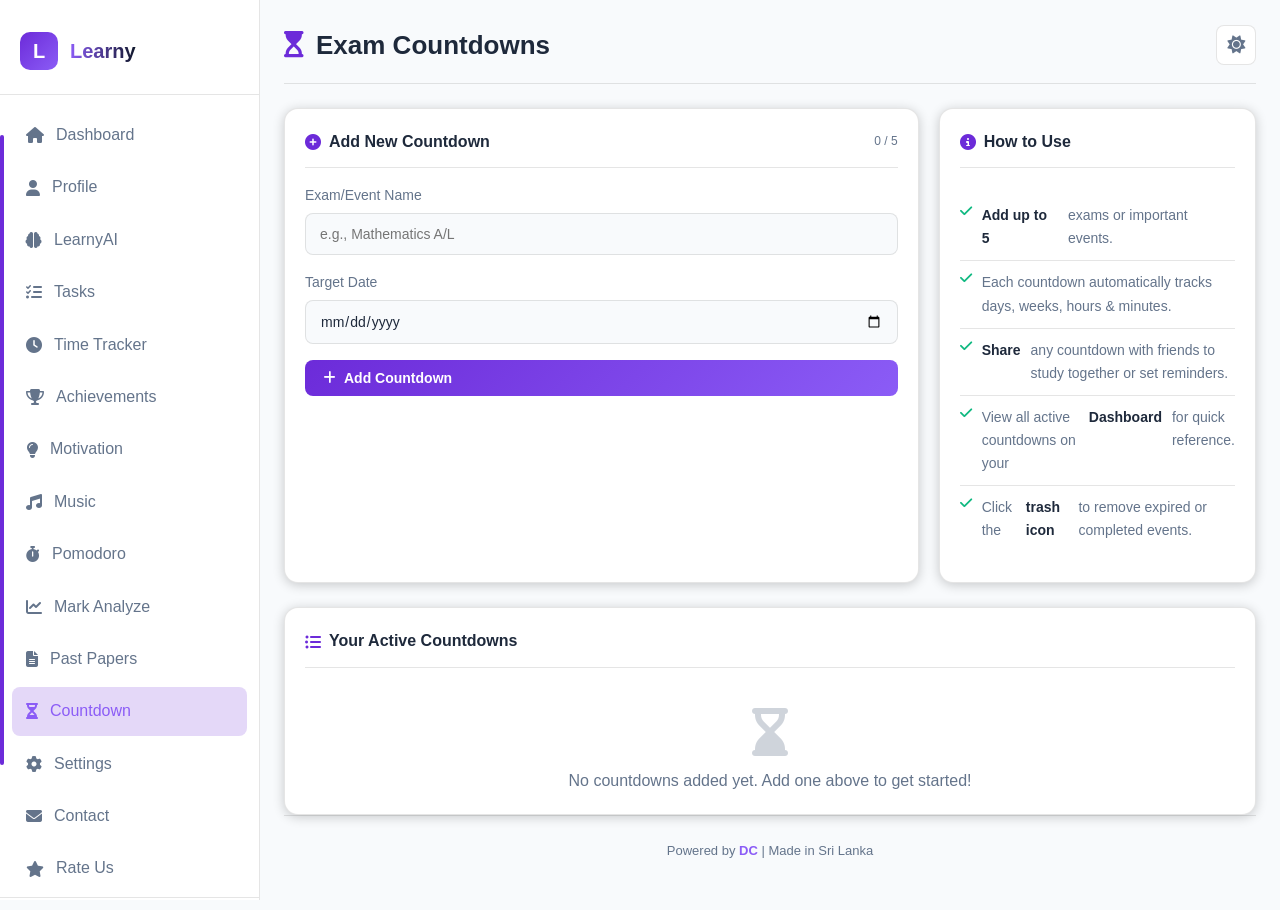
<file: countdown.html>
<!DOCTYPE html>
<html lang="en">
<head>
  <meta charset="UTF-8">
  <meta name="viewport" content="width=device-width, initial-scale=1.0">
  <title>Learny - Countdown</title>
  <link rel="stylesheet" href="style.css">
  <link rel="stylesheet" href="https://cdnjs.cloudflare.com/ajax/libs/font-awesome/6.5.0/css/all.min.css">
</head>
<body>
  <div class="app-container">
    <aside class="sidebar">
            <div class="sidebar-header">
                <div class="sidebar-logo">L</div>
                <div class="sidebar-title">Learny</div>
            </div>
            <nav>
                <ul class="nav-list">
                    <li class="nav-item"><a href="index.html"><i class="fa fa-home"></i> Dashboard</a></li>
                    <li class="nav-item"><a href="profile.html"><i class="fa fa-user"></i> Profile</a></li>

                    <li class="nav-item"><a href="bot.html"><i class="fa fa-brain"></i> LearnyAI</a></li>
                    <li class="nav-item"><a href="tasks.html"><i class="fa fa-tasks"></i> Tasks</a></li>
                    <li class="nav-item"><a href="time.html"><i class="fa fa-clock"></i> Time Tracker</a></li>
                    <li class="nav-item"><a href="achievements.html"><i class="fa fa-trophy"></i> Achievements</a></li>
                    <li class="nav-item"><a href="motivation.html"><i class="fa fa-lightbulb"></i> Motivation</a></li>
                    <li class="nav-item"><a href="music.html"><i class="fa fa-music"></i> Music</a></li>
                    <li class="nav-item"><a href="pomodoro.html"><i class="fa fa-stopwatch"></i> Pomodoro</a></li>
                    <li class="nav-item"><a href="mark.html"><i class="fa fa-chart-line"></i> Mark Analyze</a></li>
                    <li class="nav-item"><a href="pastpapers.html"><i class="fa fa-file-alt"></i> Past Papers</a></li>
                    <li class="nav-item active"><a href="countdown.html"><i class="fa fa-hourglass-half"></i> Countdown</a></li>
                    <li class="nav-item"><a href="settings.html"><i class="fa fa-cog"></i> Settings</a></li>
                    <li class="nav-item"><a href="contact.html"><i class="fa fa-envelope"></i> Contact</a></li>
                    <li class="nav-item"><a href="rate.html"><i class="fa fa-star"></i> Rate Us</a></li>
                    
                </ul>
            </nav>
            <div class="sidebar-welcome">
                <div class="divider"></div>
                <p id="sidebar-username">Welcome, User!</p>
            </div>
        </aside>

    <main class="main-content">
      <div class="page-header">
         <button class="hamburger"><i class="fa fa-bars"></i></button>
        <h1 class="page-title"><i class="fa fa-hourglass-start"></i> Exam Countdowns</h1>
        <div class="header-actions">
          <button class="theme-toggle"><i class="fa fa-moon"></i></button>
          
        </div>
      </div>

      <div class="grid-2">
        <div class="card">
          <div class="card-header">
            <h2 class="card-title"><i class="fa fa-plus-circle"></i> Add New Countdown</h2>
            <span id="countdown-limit" style="font-size:12px; color:var(--text-muted);">0 / 5</span>
          </div>
          <form id="countdown-form" class="mt-2">
            <div class="form-group">
              <label>Exam/Event Name</label>
              <input type="text" id="countdown-name" class="form-control" placeholder="e.g., Mathematics A/L" required maxlength="40">
            </div>
            <div class="form-group">
              <label>Target Date</label>
              <input type="date" id="countdown-date" class="form-control" required>
            </div>
            <button type="submit" class="btn btn-primary w-full"><i class="fa fa-plus"></i> Add Countdown</button>
          </form>
        </div>

        <div class="card">
          <div class="card-header">
            <h2 class="card-title"><i class="fa fa-info-circle"></i> How to Use</h2>
          </div>
          <div class="how-to-use-content">
            <ul>
              <li><i class="fa fa-check" style="color:var(--success)"></i> <strong>Add up to 5</strong> exams or important events.</li>
              <li><i class="fa fa-check" style="color:var(--success)"></i> Each countdown automatically tracks days, weeks, hours & minutes.</li>
              <li><i class="fa fa-check" style="color:var(--success)"></i> <strong>Share</strong> any countdown with friends to study together or set reminders.</li>
              <li><i class="fa fa-check" style="color:var(--success)"></i> View all active countdowns on your <strong>Dashboard</strong> for quick reference.</li>
              <li><i class="fa fa-check" style="color:var(--success)"></i> Click the <strong>trash icon</strong> to remove expired or completed events.</li>
            </ul>
          </div>
        </div>
      </div>

      <div class="card">
        <div class="card-header">
          <h2 class="card-title"><i class="fa fa-list-ul"></i> Your Active Countdowns</h2>
        </div>
        <div id="countdown-list" class="countdown-list-container">
          <!-- Items injected by JS -->
        </div>
        <div id="no-countdowns" class="text-center mt-3" style="color:var(--text-muted); display:none;">
          <i class="fa fa-hourglass-end" style="font-size:48px; opacity:0.3; margin-bottom: 12px;"></i>
          <p>No countdowns added yet. Add one above to get started!</p>
        </div>
      </div>

      <footer class="site-footer">Powered by <a href="contact.html">DC</a> | Made in Sri Lanka</footer>
    </main>
    <div class="overlay"></div>
  </div>
  <script src="script.js"></script>
</body>
</html>
</file>
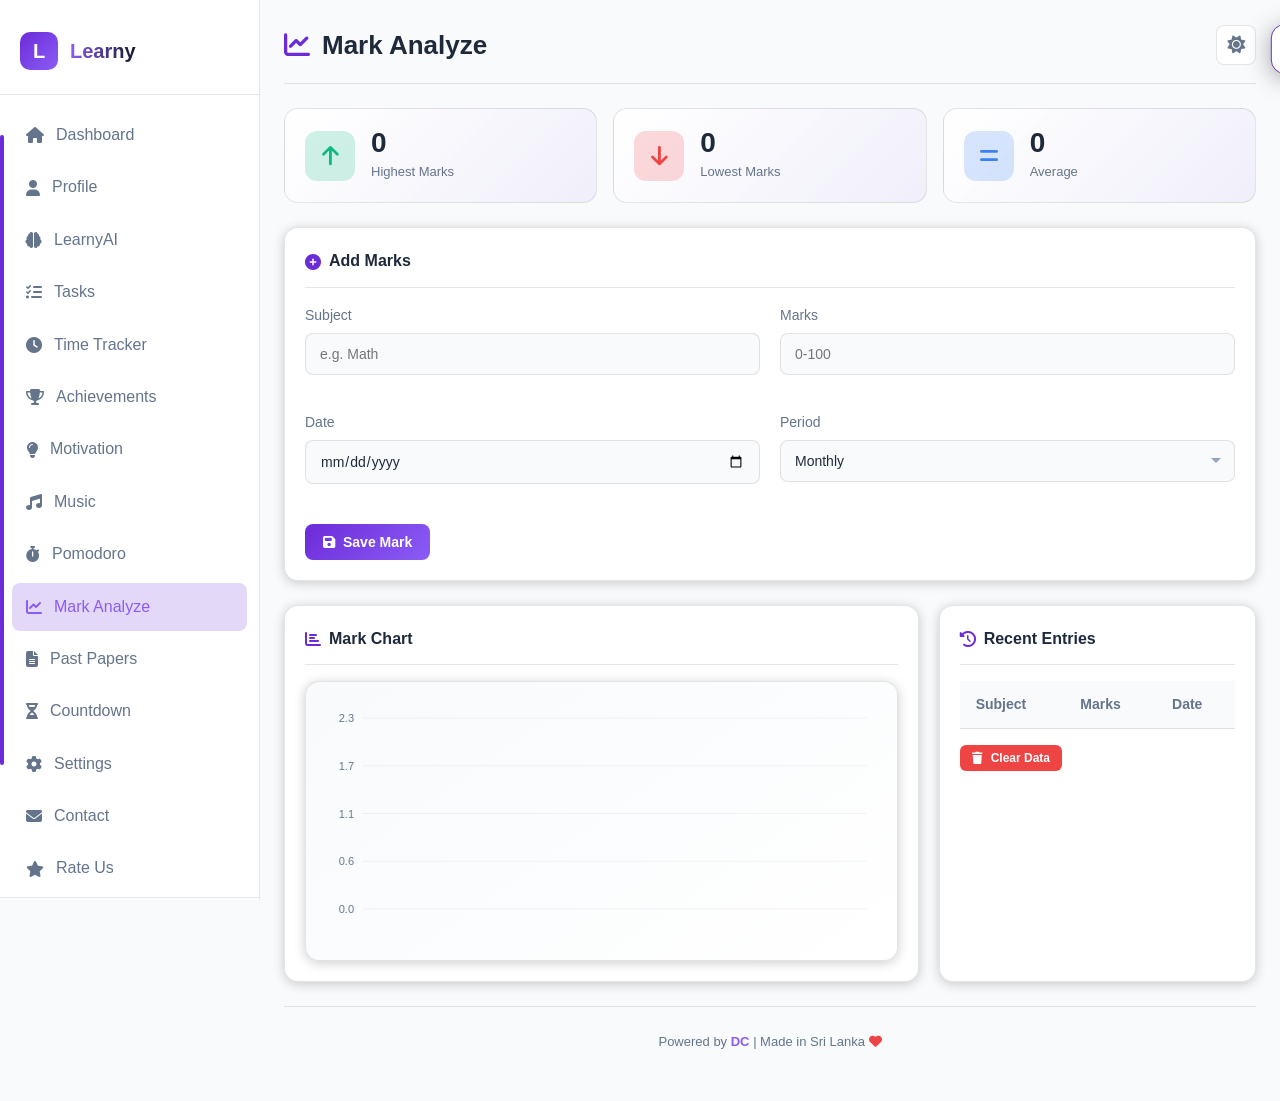
<file: mark.html>
<!DOCTYPE html>
<html lang="en">
<head>
  <meta charset="UTF-8">
  <meta name="viewport" content="width=device-width, initial-scale=1.0">
  <title>Learny - Mark Analyze</title>
  <link rel="manifest" href="manifest.json">
  <meta name="theme-color" content="#6c2bd9">
  <link rel="stylesheet" href="https://cdnjs.cloudflare.com/ajax/libs/font-awesome/6.5.0/css/all.min.css">
  <link rel="stylesheet" href="style.css">
</head>
<body>
  <div class="app-container">
    <div class="overlay"></div>
    <aside class="sidebar">
            <div class="sidebar-header">
                <div class="sidebar-logo">L</div>
                <div class="sidebar-title">Learny</div>
            </div>
            <nav>
                <ul class="nav-list">
                    <li class="nav-item"><a href="index.html"><i class="fa fa-home"></i> Dashboard</a></li>
                    <li class="nav-item"><a href="profile.html"><i class="fa fa-user"></i> Profile</a></li>

                    <li class="nav-item"><a href="bot.html"><i class="fa fa-brain"></i> LearnyAI</a></li>
                    <li class="nav-item"><a href="tasks.html"><i class="fa fa-tasks"></i> Tasks</a></li>
                    <li class="nav-item"><a href="time.html"><i class="fa fa-clock"></i> Time Tracker</a></li>
                    <li class="nav-item"><a href="achievements.html"><i class="fa fa-trophy"></i> Achievements</a></li>
                    <li class="nav-item"><a href="motivation.html"><i class="fa fa-lightbulb"></i> Motivation</a></li>
                    <li class="nav-item"><a href="music.html"><i class="fa fa-music"></i> Music</a></li>
                    <li class="nav-item"><a href="pomodoro.html"><i class="fa fa-stopwatch"></i> Pomodoro</a></li>
                    <li class="nav-item active"><a href="mark.html"><i class="fa fa-chart-line"></i> Mark Analyze</a></li>
                    <li class="nav-item"><a href="pastpapers.html"><i class="fa fa-file-alt"></i> Past Papers</a></li>
                    <li class="nav-item"><a href="countdown.html"><i class="fa fa-hourglass-half"></i> Countdown</a></li>
                    <li class="nav-item"><a href="settings.html"><i class="fa fa-cog"></i> Settings</a></li>
                    <li class="nav-item"><a href="contact.html"><i class="fa fa-envelope"></i> Contact</a></li>
                    <li class="nav-item"><a href="rate.html"><i class="fa fa-star"></i> Rate Us</a></li>
                    
                </ul>
            </nav>
            <div class="sidebar-welcome">
                <div class="divider"></div>
                <p id="sidebar-username">Welcome, User!</p>
            </div>
        </aside>
    <main class="main-content">
      <header class="page-header">
        <button class="hamburger"><i class="fa fa-bars"></i></button>
        <h1 class="page-title"><i class="fa fa-chart-line"></i> Mark Analyze</h1>
        <div class="header-actions"><button class="theme-toggle" id="toggle-mode"><i class="fa fa-sun"></i></button></div>
      </header>
      <div id="notification-toast" class="notification"><i class="fa fa-check-circle"></i><span></span></div>
      <div class="stats-grid">
        <div class="stat-card"><div class="stat-icon green"><i class="fa fa-arrow-up"></i></div><div class="stat-info"><h3 id="mark-highest">0</h3><p>Highest Marks</p></div></div>
        <div class="stat-card"><div class="stat-icon red"><i class="fa fa-arrow-down"></i></div><div class="stat-info"><h3 id="mark-lowest">0</h3><p>Lowest Marks</p></div></div>
        <div class="stat-card"><div class="stat-icon blue"><i class="fa fa-equals"></i></div><div class="stat-info"><h3 id="mark-avg">0</h3><p>Average</p></div></div>
      </div>
      <div class="card mb-3">
        <div class="card-header"><span class="card-title"><i class="fa fa-plus-circle"></i> Add Marks</span></div>
        <form id="mark-form">
          <div class="grid-equal">
            <div class="form-group"><label>Subject</label><input type="text" id="mark-subject" class="form-control" placeholder="e.g. Math" maxlength="15"></div>
            <div class="form-group"><label>Marks</label><input type="number" id="mark-value" class="form-control" placeholder="0-100" max="100"></div>
            <div class="form-group"><label>Date</label><input type="date" id="mark-date" class="form-control"></div>
            <div class="form-group"><label>Period</label><select id="mark-period" class="form-control"><option>Monthly</option><option>Weekly</option><option>Yearly</option></select></div>
          </div>
          <button type="submit" class="btn btn-primary"><i class="fa fa-save"></i> Save Mark</button>
        </form>
      </div>
      <div class="grid-2">
        <div class="card">
          <div class="card-header"><span class="card-title"><i class="fa fa-chart-bar"></i> Mark Chart</span></div>
          <div class="chart-container"><canvas id="markChart" class="chart-canvas"></canvas></div>
        </div>
        <div class="card">
          <div class="card-header"><span class="card-title"><i class="fa fa-history"></i> Recent Entries</span></div>
          <div class="table-responsive">
            <table class="data-table" id="mark-table">
              <thead><tr><th>Subject</th><th>Marks</th><th>Date</th></tr></thead>
              <tbody id="mark-tbody"></tbody>
            </table>
          </div>
          <button class="btn btn-danger btn-sm mt-2" id="mark-clear"><i class="fa fa-trash"></i> Clear Data</button>
        </div>
      </div>
      <footer class="site-footer">Powered by <a href="contact.html">DC</a> | Made in Sri Lanka <i class="fa fa-heart" style="color:var(--danger)"></i></footer>
    </main>
  </div>
  <script src="script.js"></script>
</body>
</html>
</file>
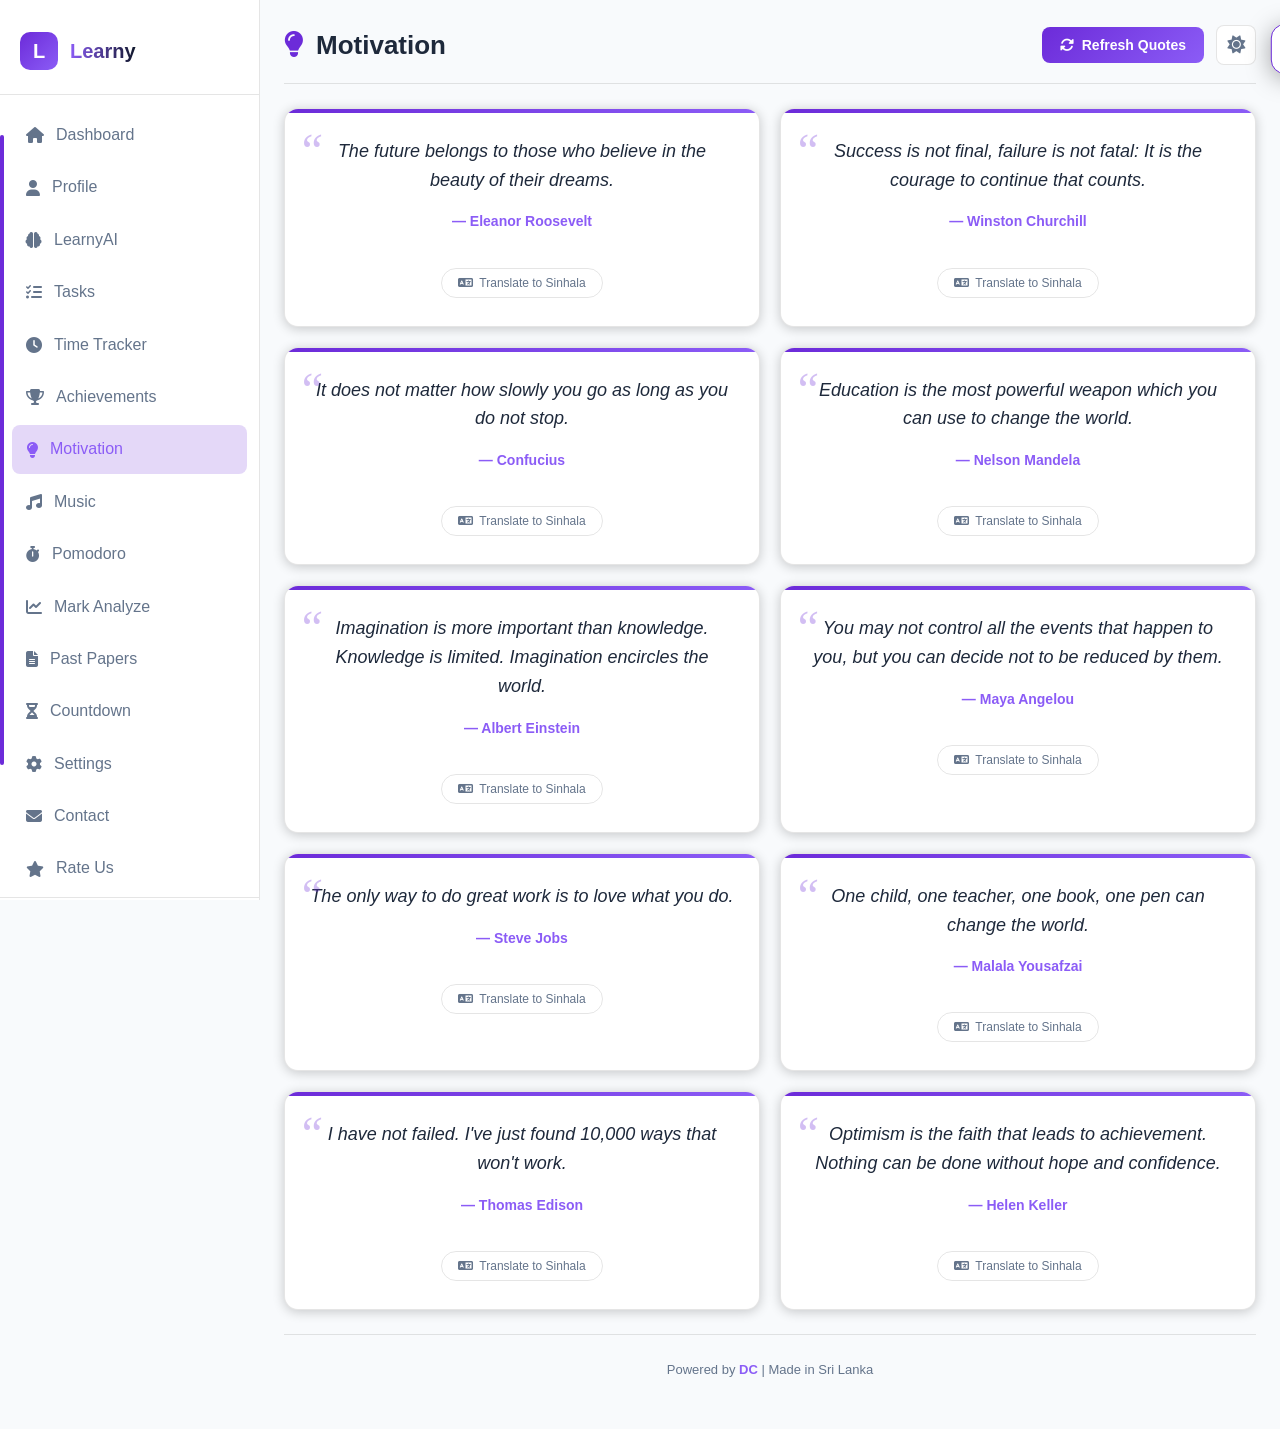
<file: motivation.html>
<!DOCTYPE html>
<html lang="en">
<head>
  <meta charset="UTF-8">
  <meta name="viewport" content="width=device-width, initial-scale=1.0">
  <title>Learny - Motivation</title>
  <link rel="stylesheet" href="style.css">
  <link rel="stylesheet" href="https://cdnjs.cloudflare.com/ajax/libs/font-awesome/6.4.0/css/all.min.css">
</head>
<body>
  <div class="overlay"></div>
  <div class="app-container">
    <aside class="sidebar">
            <div class="sidebar-header">
                <div class="sidebar-logo">L</div>
                <div class="sidebar-title">Learny</div>
            </div>
            <nav>
                <ul class="nav-list">
                    <li class="nav-item"><a href="index.html"><i class="fa fa-home"></i> Dashboard</a></li>
                    <li class="nav-item"><a href="profile.html"><i class="fa fa-user"></i> Profile</a></li>

                    <li class="nav-item"><a href="bot.html"><i class="fa fa-brain"></i> LearnyAI</a></li>
                    <li class="nav-item"><a href="tasks.html"><i class="fa fa-tasks"></i> Tasks</a></li>
                    <li class="nav-item"><a href="time.html"><i class="fa fa-clock"></i> Time Tracker</a></li>
                    <li class="nav-item"><a href="achievements.html"><i class="fa fa-trophy"></i> Achievements</a></li>
                    <li class="nav-item active"><a href="motivation.html"><i class="fa fa-lightbulb"></i> Motivation</a></li>
                    <li class="nav-item"><a href="music.html"><i class="fa fa-music"></i> Music</a></li>
                    <li class="nav-item"><a href="pomodoro.html"><i class="fa fa-stopwatch"></i> Pomodoro</a></li>
                    <li class="nav-item"><a href="mark.html"><i class="fa fa-chart-line"></i> Mark Analyze</a></li>
                    <li class="nav-item"><a href="pastpapers.html"><i class="fa fa-file-alt"></i> Past Papers</a></li>
                    <li class="nav-item"><a href="countdown.html"><i class="fa fa-hourglass-half"></i> Countdown</a></li>
                    <li class="nav-item"><a href="settings.html"><i class="fa fa-cog"></i> Settings</a></li>
                    <li class="nav-item"><a href="contact.html"><i class="fa fa-envelope"></i> Contact</a></li>
                    <li class="nav-item"><a href="rate.html"><i class="fa fa-star"></i> Rate Us</a></li>
                    
                </ul>
            </nav>
            <div class="sidebar-welcome">
                <div class="divider"></div>
                <p id="sidebar-username">Welcome, User!</p>
            </div>
        </aside>

    <main class="main-content">
      <header class="page-header">
        <div class="flex items-center gap-3">
          <button class="hamburger"><i class="fa fa-bars"></i></button>
          <h1 class="page-title"><i class="fa fa-lightbulb"></i> Motivation</h1>
        </div>
        <div class="header-actions">
          <button class="btn btn-primary" id="refresh-quotes"><i class="fa fa-sync-alt"></i> Refresh Quotes</button>
          <button class="theme-toggle"><i class="fa fa-sun"></i></button>
        </div>
      </header>

      <div class="motivation-grid" id="quotes-container">
        <!-- Quotes injected via JS -->
      </div>

      <footer class="site-footer">
        Powered by <a href="contact.html">DC</a> | Made in Sri Lanka
      </footer>
    </main>
  </div>

  <div id="notification-toast" class="notification">
    <i class="fa fa-info-circle"></i>
    <span></span>
  </div>

  <script src="script.js"></script>
</body>
</html>
</file>
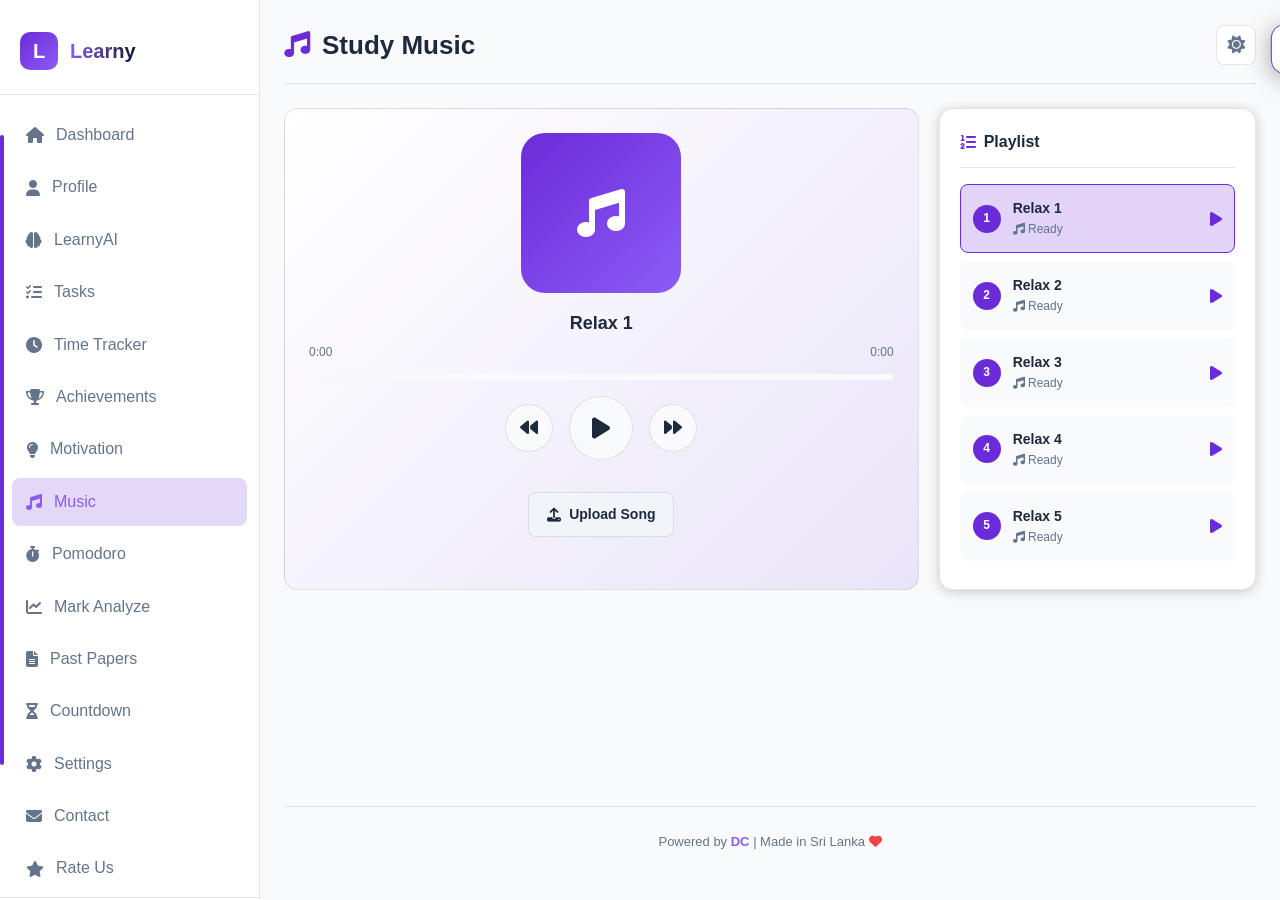
<file: music.html>
<!DOCTYPE html>
<html lang="en">
<head>
  <meta charset="UTF-8">
  <meta name="viewport" content="width=device-width, initial-scale=1.0">
  <title>Learny - Music</title>
  <link rel="manifest" href="manifest.json">
  <meta name="theme-color" content="#6c2bd9">
  <link rel="stylesheet" href="https://cdnjs.cloudflare.com/ajax/libs/font-awesome/6.5.0/css/all.min.css">
  <link rel="stylesheet" href="style.css">
</head>
<body>
  <div class="app-container">
    <div class="overlay"></div>
    <aside class="sidebar">
            <div class="sidebar-header">
                <div class="sidebar-logo">L</div>
                <div class="sidebar-title">Learny</div>
            </div>
            <nav>
                <ul class="nav-list">
                    <li class="nav-item"><a href="index.html"><i class="fa fa-home"></i> Dashboard</a></li>
                    <li class="nav-item"><a href="profile.html"><i class="fa fa-user"></i> Profile</a></li>

                    <li class="nav-item"><a href="bot.html"><i class="fa fa-brain"></i> LearnyAI</a></li>
                    <li class="nav-item"><a href="tasks.html"><i class="fa fa-tasks"></i> Tasks</a></li>
                    <li class="nav-item"><a href="time.html"><i class="fa fa-clock"></i> Time Tracker</a></li>
                    <li class="nav-item"><a href="achievements.html"><i class="fa fa-trophy"></i> Achievements</a></li>
                    <li class="nav-item"><a href="motivation.html"><i class="fa fa-lightbulb"></i> Motivation</a></li>
                    <li class="nav-item active"><a href="music.html"><i class="fa fa-music"></i> Music</a></li>
                    <li class="nav-item"><a href="pomodoro.html"><i class="fa fa-stopwatch"></i> Pomodoro</a></li>
                    <li class="nav-item"><a href="mark.html"><i class="fa fa-chart-line"></i> Mark Analyze</a></li>
                    <li class="nav-item"><a href="pastpapers.html"><i class="fa fa-file-alt"></i> Past Papers</a></li>
                    <li class="nav-item"><a href="countdown.html"><i class="fa fa-hourglass-half"></i> Countdown</a></li>
                    <li class="nav-item"><a href="settings.html"><i class="fa fa-cog"></i> Settings</a></li>
                    <li class="nav-item"><a href="contact.html"><i class="fa fa-envelope"></i> Contact</a></li>
                    <li class="nav-item"><a href="rate.html"><i class="fa fa-star"></i> Rate Us</a></li>
                    
                </ul>
            </nav>
            <div class="sidebar-welcome">
                <div class="divider"></div>
                <p id="sidebar-username">Welcome, User!</p>
            </div>
        </aside>
    <main class="main-content">
      <header class="page-header">
        <button class="hamburger"><i class="fa fa-bars"></i></button>
        <h1 class="page-title"><i class="fa fa-music"></i> Study Music</h1>
        <div class="header-actions"><button class="theme-toggle" id="toggle-mode"><i class="fa fa-sun"></i></button></div>
      </header>
      <div id="notification-toast" class="notification"><i class="fa fa-check-circle"></i><span></span></div>
      <div class="grid-2">
        <div class="music-player">
          <div class="album-art"><i class="fa fa-music"></i></div>
          <p id="music-title" style="font-size:18px;font-weight:600;margin-bottom:4px">Relax 1</p>
          <div class="time-display"><span id="music-current">0:00</span><span id="music-total">0:00</span></div>
          <div class="progress-seek"><div class="progress-fill" id="music-progress"></div></div>
          <div class="player-controls">
            <button class="player-btn" onclick="APP.playTrack(APP.currentTrack > 0 ? APP.currentTrack - 1 : 0)"><i class="fa fa-backward"></i></button>
            <button class="player-btn play-btn" id="play-pause-btn"><i class="fa fa-play"></i></button>
            <button class="player-btn" onclick="APP.playTrack(APP.currentTrack < APP.playlist.length - 1 ? APP.currentTrack + 1 : 0)"><i class="fa fa-forward"></i></button>
          </div>
          <label class="btn btn-secondary mt-2"><i class="fa fa-upload"></i> Upload Song<input type="file" id="music-upload" accept="audio/*" hidden></label>
        </div>
        <div class="card">
          <div class="card-header"><span class="card-title"><i class="fa fa-list-ol"></i> Playlist</span></div>
          <div id="music-playlist"></div>
        </div>
      </div>
      <footer class="site-footer">Powered by <a href="contact.html">DC</a> | Made in Sri Lanka <i class="fa fa-heart" style="color:var(--danger)"></i></footer>
    </main>
  </div>
  <script src="script.js"></script>
</body>
</html>
</file>
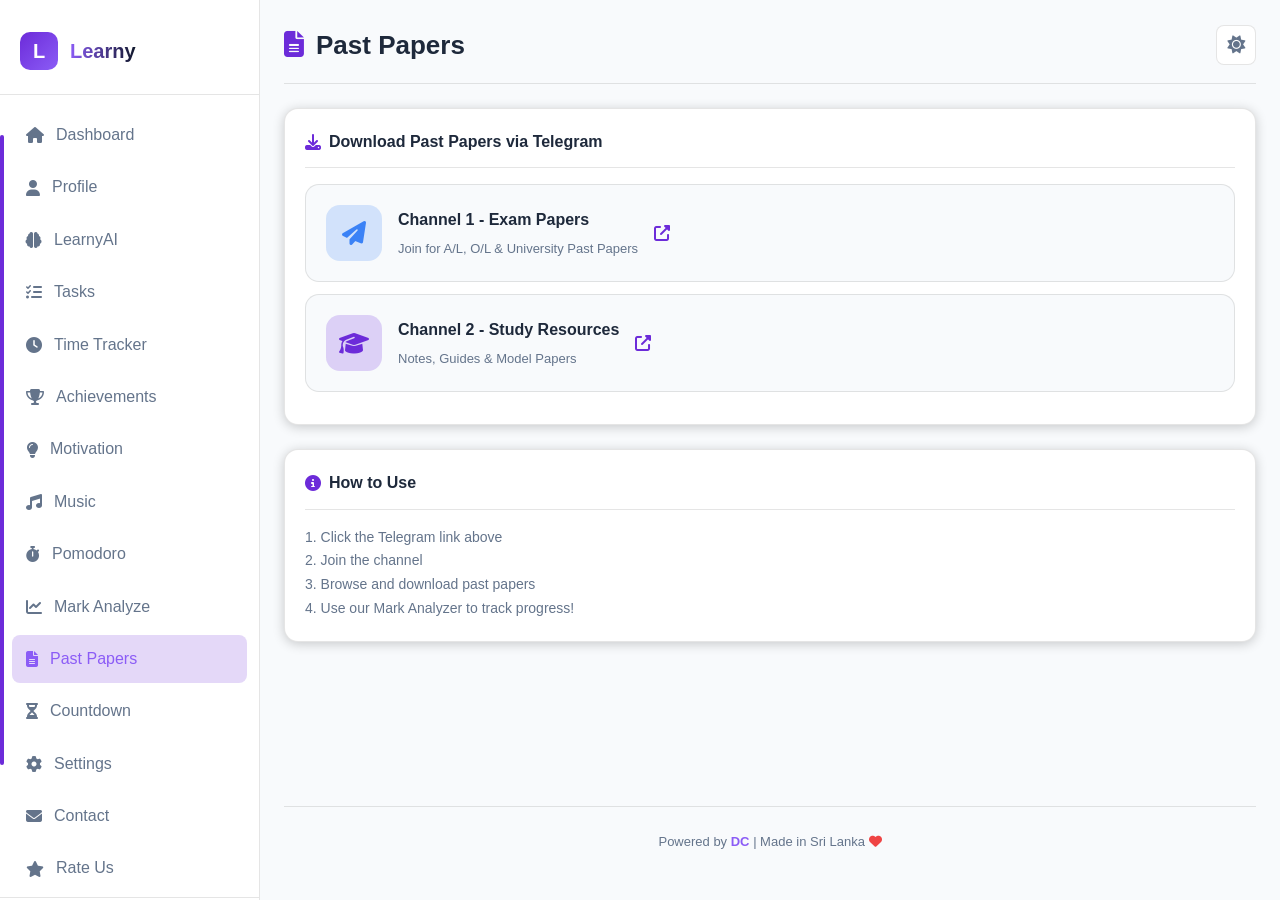
<file: pastpapers.html>
<!DOCTYPE html>
<html lang="en">
<head>
  <meta charset="UTF-8">
  <meta name="viewport" content="width=device-width, initial-scale=1.0">
  <title>Learny - Past Papers</title>
  <link rel="manifest" href="manifest.json">
  <meta name="theme-color" content="#6c2bd9">
  <link rel="stylesheet" href="https://cdnjs.cloudflare.com/ajax/libs/font-awesome/6.5.0/css/all.min.css">
  <link rel="stylesheet" href="style.css">
</head>
<body>
  <div class="app-container">
    <div class="overlay"></div>
    <aside class="sidebar">
            <div class="sidebar-header">
                <div class="sidebar-logo">L</div>
                <div class="sidebar-title">Learny</div>
            </div>
            <nav>
                <ul class="nav-list">
                    <li class="nav-item"><a href="index.html"><i class="fa fa-home"></i> Dashboard</a></li>
                    <li class="nav-item"><a href="profile.html"><i class="fa fa-user"></i> Profile</a></li>

                    <li class="nav-item"><a href="bot.html"><i class="fa fa-brain"></i> LearnyAI</a></li>
                    <li class="nav-item"><a href="tasks.html"><i class="fa fa-tasks"></i> Tasks</a></li>
                    <li class="nav-item"><a href="time.html"><i class="fa fa-clock"></i> Time Tracker</a></li>
                    <li class="nav-item"><a href="achievements.html"><i class="fa fa-trophy"></i> Achievements</a></li>
                    <li class="nav-item"><a href="motivation.html"><i class="fa fa-lightbulb"></i> Motivation</a></li>
                    <li class="nav-item"><a href="music.html"><i class="fa fa-music"></i> Music</a></li>
                    <li class="nav-item"><a href="pomodoro.html"><i class="fa fa-stopwatch"></i> Pomodoro</a></li>
                    <li class="nav-item"><a href="mark.html"><i class="fa fa-chart-line"></i> Mark Analyze</a></li>
                    <li class="nav-item active"><a href="pastpapers.html"><i class="fa fa-file-alt"></i> Past Papers</a></li>
                    <li class="nav-item"><a href="countdown.html"><i class="fa fa-hourglass-half"></i> Countdown</a></li>
                    <li class="nav-item"><a href="settings.html"><i class="fa fa-cog"></i> Settings</a></li>
                    <li class="nav-item"><a href="contact.html"><i class="fa fa-envelope"></i> Contact</a></li>
                    <li class="nav-item"><a href="rate.html"><i class="fa fa-star"></i> Rate Us</a></li>
                    
                </ul>
            </nav>
            <div class="sidebar-welcome">
                <div class="divider"></div>
                <p id="sidebar-username">Welcome, User!</p>
            </div>
        </aside>
    <main class="main-content">
      <header class="page-header">
        <button class="hamburger"><i class="fa fa-bars"></i></button>
        <h1 class="page-title"><i class="fa fa-file-alt"></i> Past Papers</h1>
        <div class="header-actions"><button class="theme-toggle" id="toggle-mode"><i class="fa fa-sun"></i></button></div>
      </header>
      <div class="card mb-3">
        <div class="card-header"><span class="card-title"><i class="fa fa-download"></i> Download Past Papers via Telegram</span></div>
        <a href="https://t.me/+YOUR_CHANNEL_1" target="_blank" class="paper-link">
          <div class="paper-icon"><i class="fa fa-paper-plane"></i></div>
          <div class="paper-info"><h3>Channel 1 - Exam Papers</h3><p>Join for A/L, O/L & University Past Papers</p></div>
          <i class="fa fa-external-link-alt" style="color:var(--primary)"></i>
        </a>
        <a href="https://t.me/+YOUR_CHANNEL_2" target="_blank" class="paper-link">
          <div class="paper-icon" style="background:rgba(108,43,217,0.2);color:var(--primary)"><i class="fa fa-graduation-cap"></i></div>
          <div class="paper-info"><h3>Channel 2 - Study Resources</h3><p>Notes, Guides & Model Papers</p></div>
          <i class="fa fa-external-link-alt" style="color:var(--primary)"></i>
        </a>
      </div>
      <div class="card">
        <div class="card-header"><span class="card-title"><i class="fa fa-info-circle"></i> How to Use</span></div>
        <p style="color:var(--text-muted);font-size:14px;line-height:1.7">1. Click the Telegram link above<br>2. Join the channel<br>3. Browse and download past papers<br>4. Use our Mark Analyzer to track progress!</p>
      </div>
      <footer class="site-footer">Powered by <a href="contact.html">DC</a> | Made in Sri Lanka <i class="fa fa-heart" style="color:var(--danger)"></i></footer>
    </main>
  </div>
  <script src="script.js"></script>
</body>
</html>
</file>
<file: style.css>
:root {
  --primary: #6c2bd9;
  --primary-light: #8b5cf6;
  --primary-dark: #5b21b6;
  --secondary: #f59e0b;
  --bg-dark: #0f0f1a;
  --bg-card: #1a1a2e;
  --bg-card-hover: #22223a;
  --text-main: #e2e8f0;
  --text-muted: #94a3b8;
  --text-bright: #ffffff;
  --success: #10b981;
  --danger: #ef4444;
  --warning: #f59e0b;
  --info: #3b82f6;
  --border: rgba(255, 255, 255, 0.08);
  --chart-grid: rgba(255, 255, 255, 0.05);
  --chart-label: #94a3b8;
  --shadow: 0 4px 24px rgba(0, 0, 0, 0.35);
  --shadow-sm: 0 2px 12px rgba(0, 0, 0, 0.2);
  --radius: 14px;
  --radius-sm: 8px;
  --transition: 0.3s cubic-bezier(0.4, 0, 0.2, 1);
}

* {
  margin: 0;
  padding: 0;
  box-sizing: border-box;
  font-family: 'Inter', 'Segoe UI', Tahoma, Geneva, Verdana, sans-serif;
}

html {
  scroll-behavior: smooth;
}

body {
  background: var(--bg-dark);
  color: var(--text-main);
  line-height: 1.65;
  overflow-x: hidden;
  transition: background var(--transition), color var(--transition);
}

a, .btn {
  text-decoration: none !important;
}

a:hover {
  opacity: 0.9;
}

/* ========================================
   SCROLLBAR - NEUTRAL BG COLOR
   ======================================== */
::-webkit-scrollbar {
  width: 8px;
}

::-webkit-scrollbar-track {
  background: var(--bg-dark);
}

::-webkit-scrollbar-thumb {
  background: var(--bg-card-hover);
  border-radius: 8px;
}

::-webkit-scrollbar-thumb:hover {
  background: var(--primary);
}

* {
  scrollbar-width: thin;
  scrollbar-color: var(--bg-card-hover) var(--bg-dark);
}

::selection {
  background: var(--primary);
  color: #fff;
}

.app-container {
  display: flex;
  min-height: 100vh;
}

.sidebar {
  position: fixed;
  top: 0;
  left: 0;
  width: 260px;
  height: 100vh;
  background: var(--bg-card);
  border-right: 1px solid var(--border);
  padding: 16px 0;
  overflow-y: auto;
  z-index: 1000;
  transition: transform var(--transition), background var(--transition);
}

.sidebar-header {
  padding: 16px 20px 24px;
  display: flex;
  align-items: center;
  gap: 12px;
  border-bottom: 1px solid var(--border);
  margin-bottom: 16px;
}

.sidebar-logo {
  width: 38px;
  height: 38px;
  border-radius: 10px;
  background: linear-gradient(135deg, var(--primary), var(--primary-light));
  display: flex;
  align-items: center;
  justify-content: center;
  font-weight: 800;
  font-size: 20px;
  color: #fff;
}

.sidebar-title {
  font-size: 20px;
  font-weight: 700;
  background: linear-gradient(to right, var(--primary-light), var(--text-bright));
  -webkit-background-clip: text;
  -webkit-text-fill-color: transparent;
  background-clip: text;
}

.nav-list {
  list-style: none;
  padding: 0 12px;
}

.nav-item a {
  display: flex;
  align-items: center;
  gap: 12px;
  padding: 11px 14px;
  border-radius: var(--radius-sm);
  color: var(--text-muted);
  text-decoration: none;
  transition: all var(--transition);
  margin-bottom: 4px;
  font-weight: 500;
}

.nav-item a:hover,
.nav-item.active a {
  background: rgba(108, 43, 217, 0.18);
  color: var(--primary-light);
}

.nav-item.active a::before {
  content: '';
  position: absolute;
  left: 0;
  top: 50%;
  transform: translateY(-50%);
  width: 4px;
  height: 70%;
  background: var(--primary);
  border-radius: 2px;
}

.sidebar-welcome {
  margin-top: auto;
  padding: 24px 20px 16px;
  border-top: 1px solid var(--border);
  text-align: center;
}

.sidebar-welcome p {
  color: var(--text-muted);
  font-size: 13px;
  margin-bottom: 8px;
}

.sidebar-welcome .welcome-text {
  font-size: 18px;
  font-weight: 700;
  color: var(--primary-light);
  margin-bottom: 12px;
}

.sidebar-welcome .divider {
  height: 2px;
  background: linear-gradient(to right, transparent, var(--primary), transparent);
  margin-bottom: 10px;
}

.main-content {
  flex: 1;
  margin-left: 260px;
  padding: 24px;
  min-height: 100vh;
  display: flex;
  flex-direction: column;
  transition: margin var(--transition);
}

.page-header {
  display: flex;
  justify-content: space-between;
  align-items: center;
  margin-bottom: 24px;
  padding-bottom: 16px;
  border-bottom: 1px solid var(--border);
}

.page-title {
  font-size: 26px;
  font-weight: 800;
  display: flex;
  align-items: center;
  gap: 12px;
}

.page-title i {
  color: var(--primary);
}

.hamburger {
  display: none;
  font-size: 24px;
  background: none;
  border: none;
  color: var(--text-main);
  cursor: pointer;
  padding: 8px;
  border-radius: var(--radius-sm);
  transition: background var(--transition);
}

.hamburger:hover {
  background: var(--bg-card);
}

.header-actions {
  display: flex;
  gap: 12px;
  align-items: center;
}

.theme-toggle,
.notif-btn {
  background: var(--bg-card);
  border: 1px solid var(--border);
  color: var(--text-muted);
  width: 40px;
  height: 40px;
  border-radius: var(--radius-sm);
  cursor: pointer;
  transition: all var(--transition);
  display: flex;
  align-items: center;
  justify-content: center;
  font-size: 18px;
}

.theme-toggle:hover,
.notif-btn:hover {
  background: var(--primary);
  color: #fff;
  border-color: var(--primary);
}

.card {
  background: var(--bg-card);
  border-radius: var(--radius);
  padding: 20px;
  border: 1px solid var(--border);
  box-shadow: var(--shadow-sm);
  transition: all var(--transition);
}

.card:hover {
  box-shadow: var(--shadow);
  transform: translateY(-2px);
}

.card-header {
  display: flex;
  align-items: center;
  justify-content: space-between;
  margin-bottom: 16px;
  padding-bottom: 12px;
  border-bottom: 1px solid var(--border);
}

.card-title {
  font-size: 16px;
  font-weight: 600;
  display: flex;
  align-items: center;
  gap: 8px;
}

.card-title i {
  color: var(--primary);
}

.stats-grid {
  display: grid;
  grid-template-columns: repeat(auto-fit, minmax(220px, 1fr));
  gap: 16px;
  margin-bottom: 24px;
}

.stat-card {
  background: linear-gradient(135deg, var(--bg-card) 0%, rgba(108, 43, 217, 0.05) 100%);
  border-radius: var(--radius);
  padding: 20px;
  border: 1px solid var(--border);
  display: flex;
  align-items: center;
  gap: 16px;
  transition: all var(--transition);
}

.stat-card:hover {
  transform: translateY(-4px);
  box-shadow: var(--shadow);
  border-color: var(--primary);
}

.stat-icon {
  width: 50px;
  height: 50px;
  border-radius: 12px;
  display: flex;
  align-items: center;
  justify-content: center;
  font-size: 22px;
  flex-shrink: 0;
}

.stat-icon.purple {
  background: rgba(108, 43, 217, 0.2);
  color: var(--primary-light);
}

.stat-icon.green {
  background: rgba(16, 185, 129, 0.2);
  color: var(--success);
}

.stat-icon.orange {
  background: rgba(245, 158, 11, 0.2);
  color: var(--warning);
}

.stat-icon.blue {
  background: rgba(59, 130, 246, 0.2);
  color: var(--info);
}

.stat-icon.red {
  background: rgba(239, 68, 68, 0.2);
  color: var(--danger);
}

.stat-info h3 {
  font-size: 28px;
  font-weight: 800;
  margin-bottom: 4px;
  line-height: 1;
}

.stat-info p {
  color: var(--text-muted);
  font-size: 13px;
  font-weight: 500;
}

.grid-2 {
  display: grid;
  grid-template-columns: 2fr 1fr;
  gap: 20px;
  margin-bottom: 24px;
}

.grid-equal {
  display: grid;
  grid-template-columns: repeat(auto-fit, minmax(300px, 1fr));
  gap: 20px;
  margin-bottom: 24px;
}

.btn {
  padding: 10px 18px;
  border-radius: var(--radius-sm);
  border: none;
  cursor: pointer;
  font-weight: 600;
  font-size: 14px;
  display: inline-flex;
  align-items: center;
  gap: 8px;
  transition: all var(--transition);
}

.btn-primary {
  background: linear-gradient(135deg, var(--primary), var(--primary-light));
  color: #fff;
}

.btn-primary:hover {
  opacity: 0.9;
  transform: translateY(-1px);
  box-shadow: 0 4px 16px rgba(108, 43, 217, 0.4);
}

.btn-secondary {
  background: var(--bg-card-hover);
  color: var(--text-main);
  border: 1px solid var(--border);
}

.btn-secondary:hover {
  background: var(--bg-dark);
  border-color: var(--primary);
  color: var(--primary-light);
}

.btn-success {
  background: var(--success);
  color: #fff;
}

.btn-danger {
  background: var(--danger);
  color: #fff;
}

.btn-warning {
  background: var(--warning);
  color: #000;
}

.btn-info {
  background: var(--info);
  color: #fff;
}

.btn-sm {
  padding: 6px 12px;
  font-size: 12px;
  border-radius: 6px;
}

.btn-lg {
  padding: 14px 24px;
  font-size: 16px;
  border-radius: 12px;
}

.form-group {
  margin-bottom: 16px;
}

.form-group label {
  display: block;
  margin-bottom: 6px;
  font-weight: 500;
  font-size: 14px;
  color: var(--text-muted);
}

.form-control {
  width: 100%;
  padding: 12px 14px;
  background: var(--bg-dark);
  border: 1px solid var(--border);
  border-radius: var(--radius-sm);
  color: var(--text-main);
  font-size: 14px;
  transition: border-color var(--transition), box-shadow var(--transition);
}

.form-control:focus {
  outline: none;
  border-color: var(--primary);
  box-shadow: 0 0 0 3px rgba(108, 43, 217, 0.25);
}

select.form-control {
  appearance: none;
  background-image: url("data:image/svg+xml,%3Csvg xmlns='http://www.w3.org/2000/svg' width='12' height='12' viewBox='0 0 12 12'%3E%3Cpath fill='%2394a3b8' d='M6 8L1 3h10z'/%3E%3C/svg%3E");
  background-repeat: no-repeat;
  background-position: right 12px center;
}

.task-list {
  max-height: 320px;
  overflow-y: auto;
}

.task-item {
  display: flex;
  align-items: center;
  gap: 12px;
  padding: 12px;
  background: var(--bg-dark);
  border-radius: var(--radius-sm);
  margin-bottom: 8px;
  border: 1px solid var(--border);
  transition: all var(--transition);
  animation: fadeIn 0.3s ease;
}

.task-item:hover {
  border-color: var(--primary);
}

.task-item.done {
  opacity: 0.5;
  text-decoration: line-through;
}

.task-check {
  width: 20px;
  height: 20px;
  border-radius: 50%;
  border: 2px solid var(--primary);
  cursor: pointer;
  display: flex;
  align-items: center;
  justify-content: center;
  transition: all var(--transition);
  flex-shrink: 0;
}

.task-check.checked {
  background: var(--primary);
  color: #fff;
}

.task-text {
  flex: 1;
  font-size: 14px;
}

.task-time {
  color: var(--warning);
  font-size: 12px;
  font-weight: 600;
  display: flex;
  align-items: center;
  gap: 4px;
}

.task-delete {
  background: none;
  border: none;
  color: var(--danger);
  cursor: pointer;
  font-size: 16px;
  opacity: 0.5;
  transition: opacity var(--transition);
}

.task-delete:hover {
  opacity: 1;
}

.progress-container {
  background: var(--bg-dark);
  border-radius: 12px;
  height: 14px;
  overflow: hidden;
  margin-top: 8px;
}

.progress-bar {
  height: 100%;
  background: linear-gradient(90deg, var(--primary), var(--primary-light));
  border-radius: 12px;
  transition: width 0.5s cubic-bezier(0.4, 0, 0.2, 1);
}

.table-responsive {
  overflow-x: auto;
}

.data-table {
  width: 100%;
  border-collapse: collapse;
}

.data-table th,
.data-table td {
  padding: 12px 16px;
  text-align: left;
  border-bottom: 1px solid var(--border);
  font-size: 14px;
}

.data-table th {
  color: var(--text-muted);
  font-weight: 600;
  background: var(--bg-dark);
}

.data-table tr:hover td {
  background: var(--bg-card-hover);
}

.chart-container {
  width: 100%;
  height: 280px;
  position: relative;
  background: linear-gradient(145deg, var(--bg-dark), var(--bg-card));
  border-radius: var(--radius);
  padding: 16px;
  border: 1px solid var(--border);
  box-shadow: var(--shadow-sm);
}

.chart-canvas {
  width: 100% !important;
  height: 100% !important;
}

.calendar-grid {
  display: grid;
  grid-template-columns: repeat(7, 1fr);
  gap: 6px;
}

.cal-day {
  aspect-ratio: 1;
  display: flex;
  flex-direction: column;
  align-items: center;
  justify-content: center;
  border-radius: 8px;
  font-size: 12px;
  cursor: pointer;
  transition: all var(--transition);
  background: var(--bg-dark);
  color: var(--text-muted);
  font-weight: 500;
  padding: 4px;
}

.cal-date-num {
  font-weight: 700;
  font-size: 14px;
  line-height: 1;
}

.cal-hours {
  font-size: 10px;
  font-weight: 600;
  margin-top: 2px;
  color: var(--primary-light);
}

.cal-day:hover {
  background: var(--primary);
  color: #fff;
}

.cal-day.has-data {
  background: rgba(108, 43, 217, 0.3);
  color: var(--text-main);
  border: 1px solid var(--primary);
}

.cal-day.today {
  background: var(--primary);
  color: #fff;
}

.cal-day.today .cal-hours {
  color: #fff !important;
}

.cal-header {
  font-weight: 600;
  color: var(--text-muted);
  font-size: 12px;
  text-align: center;
  padding: 8px 0;
}

.pomodoro-display {
  font-size: 72px;
  font-weight: 900;
  text-align: center;
  padding: 32px;
  background: var(--bg-dark);
  border-radius: 24px;
  margin-bottom: 24px;
  font-variant-numeric: tabular-nums;
  letter-spacing: 2px;
  position: relative;
  overflow: hidden;
}

.pomodoro-display::before {
  content: '';
  position: absolute;
  inset: 0;
  background: radial-gradient(circle, rgba(108, 43, 217, 0.1) 0%, transparent 70%);
}

.pomodoro-status {
  text-align: center;
  font-size: 16px;
  color: var(--text-muted);
  margin-bottom: 16px;
  font-weight: 500;
  text-transform: uppercase;
  letter-spacing: 1px;
}

.pomodoro-controls {
  display: flex;
  justify-content: center;
  gap: 12px;
  margin-bottom: 24px;
}

.session-count {
  text-align: center;
  display: flex;
  align-items: center;
  justify-content: center;
  gap: 8px;
  padding: 12px;
  background: var(--bg-dark);
  border-radius: var(--radius-sm);
  font-weight: 600;
}

.session-count i {
  color: var(--warning);
}

.music-player {
  background: linear-gradient(135deg, var(--bg-card) 0%, rgba(108, 43, 217, 0.1) 100%);
  border-radius: var(--radius);
  padding: 24px;
  text-align: center;
  border: 1px solid var(--border);
}

.album-art {
  width: 160px;
  height: 160px;
  border-radius: 24px;
  background: linear-gradient(135deg, var(--primary), var(--primary-light));
  margin: 0 auto 16px;
  display: flex;
  align-items: center;
  justify-content: center;
  font-size: 48px;
  color: #fff;
  animation: pulse 2s infinite;
}

.player-controls {
  display: flex;
  align-items: center;
  justify-content: center;
  gap: 16px;
  margin: 16px 0;
}

.player-btn {
  width: 48px;
  height: 48px;
  border-radius: 50%;
  background: var(--bg-dark);
  border: 1px solid var(--border);
  color: var(--text-main);
  display: flex;
  align-items: center;
  justify-content: center;
  cursor: pointer;
  transition: all var(--transition);
  font-size: 18px;
}

.player-btn:hover {
  background: var(--primary);
  color: #fff;
  transform: scale(1.05);
}

.player-btn.play-btn {
  width: 64px;
  height: 64px;
  font-size: 24px;
}

.progress-seek {
  width: 100%;
  height: 6px;
  background: var(--bg-dark);
  border-radius: 3px;
  cursor: pointer;
  margin: 12px 0;
  position: relative;
}

.progress-fill {
  height: 100%;
  background: var(--primary);
  border-radius: 3px;
  width: 0;
  transition: width 0.1s linear;
}

.time-display {
  display: flex;
  justify-content: space-between;
  font-size: 12px;
  color: var(--text-muted);
  margin-bottom: 8px;
}

.playlist-item {
  display: flex;
  align-items: center;
  gap: 12px;
  padding: 12px;
  background: var(--bg-dark);
  border-radius: var(--radius-sm);
  margin-bottom: 8px;
  cursor: pointer;
  transition: all var(--transition);
  border: 1px solid transparent;
}

.playlist-item:hover,
.playlist-item.active {
  border-color: var(--primary);
  background: rgba(108, 43, 217, 0.1);
}

.playlist-item.active {
  background: rgba(108, 43, 217, 0.2);
}

.playlist-num {
  width: 28px;
  height: 28px;
  border-radius: 50%;
  background: var(--primary);
  color: #fff;
  display: flex;
  align-items: center;
  justify-content: center;
  font-size: 12px;
  font-weight: 700;
}

.playlist-info {
  flex: 1;
}

.playlist-name {
  font-weight: 600;
  font-size: 14px;
}

.playlist-duration {
  font-size: 12px;
  color: var(--text-muted);
}

.badge-container {
  display: flex;
  gap: 16px;
  justify-content: center;
  flex-wrap: wrap;
}

.badge {
  width: 120px;
  height: 140px;
  background: var(--bg-dark);
  border-radius: 16px;
  display: flex;
  flex-direction: column;
  align-items: center;
  justify-content: center;
  gap: 8px;
  border: 2px solid var(--border);
  transition: all var(--transition);
  position: relative;
  overflow: hidden;
}

.badge.earned {
  border-color: var(--primary);
  animation: badgeEarn 0.6s cubic-bezier(0.4, 0, 0.2, 1);
}

.badge.bronze {
  border-color: #cd7f32;
}

.badge.silver {
  border-color: #c0c0c0;
}

.badge.golden {
  border-color: #ffd700;
}

.badge-icon {
  font-size: 40px;
}

.badge.bronze .badge-icon {
  color: #cd7f32;
}

.badge.silver .badge-icon {
  color: #c0c0c0;
}

.badge.golden .badge-icon {
  color: #ffd700;
}

.badge-name {
  font-size: 14px;
  font-weight: 700;
}

.badge-desc {
  font-size: 11px;
  color: var(--text-muted);
  text-align: center;
}

.motivation-grid {
  display: grid;
  grid-template-columns: repeat(auto-fill, minmax(320px, 1fr));
  gap: 20px;
  padding-bottom: 24px;
}

.quote-card {
  background: var(--bg-card);
  border: 1px solid var(--border);
  border-radius: var(--radius);
  padding: 28px 24px;
  text-align: center;
  position: relative;
  overflow: hidden;
  transition: all var(--transition);
  box-shadow: var(--shadow-sm);
}

.quote-card:hover {
  transform: translateY(-6px);
  box-shadow: var(--shadow);
  border-color: var(--primary);
}

.quote-card::before {
  content: '';
  position: absolute;
  top: 0;
  left: 0;
  right: 0;
  height: 4px;
  background: linear-gradient(90deg, var(--primary), var(--primary-light));
}

.quote-text {
  font-size: 18px;
  font-style: italic;
  line-height: 1.6;
  margin-bottom: 16px;
  color: var(--text-main);
  position: relative;
}

.quote-text::before {
  content: '\201C';
  font-size: 48px;
  color: var(--primary);
  opacity: 0.3;
  position: absolute;
  top: -24px;
  left: -12px;
  font-family: serif;
}

.quote-author {
  color: var(--primary-light);
  font-weight: 600;
  font-size: 14px;
  margin-bottom: 14px;
}

.quote-sinhala {
  font-size: 15px;
  color: var(--text-muted);
  line-height: 1.6;
  margin-bottom: 16px;
  opacity: 0;
  max-height: 0;
  overflow: hidden;
  transition: all 0.4s cubic-bezier(0.4, 0, 0.2, 1);
  background: rgba(108, 43, 217, 0.05);
  padding: 0 12px;
  border-radius: var(--radius-sm);
}

.quote-sinhala.show {
  opacity: 1;
  max-height: 300px;
  padding: 12px;
  margin-top: 8px;
  margin-bottom: 12px;
}

.translate-btn {
  margin-top: 4px;
  background: transparent;
  border: 1px solid var(--border);
  color: var(--text-muted);
  padding: 7px 16px;
  border-radius: 20px;
  cursor: pointer;
  font-size: 12px;
  transition: all var(--transition);
  display: inline-flex;
  align-items: center;
  gap: 6px;
}

.translate-btn:hover {
  background: var(--primary);
  color: #fff;
  border-color: var(--primary);
}

.fade-in-anim {
  animation: fadeInQuote 0.5s ease forwards;
  opacity: 0;
}

@keyframes fadeInQuote {
  from {
    opacity: 0;
    transform: translateY(15px);
  }
  to {
    opacity: 1;
    transform: translateY(0);
  }
}

.countdown-display {
  display: grid;
  grid-template-columns: repeat(4, 1fr);
  gap: 12px;
  margin: 24px 0;
}

.countdown-box {
  background: var(--bg-dark);
  border-radius: 16px;
  padding: 20px;
  text-align: center;
  border: 1px solid var(--border);
}

.countdown-value {
  font-size: 36px;
  font-weight: 800;
  background: linear-gradient(135deg, var(--primary), var(--primary-light));
  -webkit-background-clip: text;
  -webkit-text-fill-color: transparent;
  background-clip: text;
  line-height: 1.1;
}

.countdown-label {
  font-size: 12px;
  color: var(--text-muted);
  text-transform: uppercase;
  letter-spacing: 1px;
  margin-top: 6px;
}

.paper-link {
  display: flex;
  align-items: center;
  gap: 16px;
  padding: 20px;
  background: var(--bg-dark);
  border-radius: var(--radius);
  border: 1px solid var(--border);
  text-decoration: none;
  color: var(--text-main);
  transition: all var(--transition);
  margin-bottom: 12px;
}

.paper-link:hover {
  border-color: var(--primary);
  transform: translateY(-3px);
  box-shadow: var(--shadow);
}

.paper-icon {
  width: 56px;
  height: 56px;
  border-radius: 14px;
  background: rgba(59, 130, 246, 0.2);
  display: flex;
  align-items: center;
  justify-content: center;
  font-size: 24px;
  color: var(--info);
}

.paper-info h3 {
  font-size: 16px;
  margin-bottom: 4px;
}

.paper-info p {
  font-size: 13px;
  color: var(--text-muted);
}

.theme-grid {
  display: grid;
  grid-template-columns: repeat(5, 1fr);
  gap: 12px;
  margin: 16px 0;
}

.theme-option {
  padding: 12px;
  border-radius: 12px;
  border: 2px solid var(--border);
  background: var(--bg-dark);
  cursor: pointer;
  transition: all var(--transition);
  text-align: center;
}

.theme-option.active {
  border-color: var(--primary);
  background: rgba(108, 43, 217, 0.2);
}

.theme-preview {
  width: 28px;
  height: 28px;
  border-radius: 50%;
  margin: 0 auto 6px;
}

.theme-name {
  font-size: 11px;
  font-weight: 600;
  color: var(--text-muted);
}

.contact-card {
  display: flex;
  gap: 20px;
  align-items: flex-start;
  padding: 24px;
  background: var(--bg-dark);
  border-radius: var(--radius);
  border: 1px solid var(--border);
  margin-bottom: 16px;
}

.contact-avatar {
  width: 80px;
  height: 80px;
  border-radius: 50%;
  background: linear-gradient(135deg, var(--primary), var(--primary-light));
  display: flex;
  align-items: center;
  justify-content: center;
  font-size: 32px;
  color: #fff;
  flex-shrink: 0;
}

.social-links {
  display: flex;
  gap: 12px;
  margin-top: 12px;
}

.social-link {
  width: 40px;
  height: 40px;
  border-radius: 10px;
  background: var(--bg-card);
  border: 1px solid var(--border);
  display: flex;
  align-items: center;
  justify-content: center;
  color: var(--text-muted);
  text-decoration: none;
  transition: all var(--transition);
}

.social-link:hover {
  background: var(--primary);
  color: #fff;
  border-color: var(--primary);
  transform: translateY(-2px);
}

.stars-container {
  display: flex;
  gap: 12px;
  justify-content: center;
  margin: 24px 0;
}

.star-btn {
  background: none;
  border: none;
  color: var(--text-muted);
  font-size: 36px;
  cursor: pointer;
  transition: all var(--transition);
  padding: 4px;
}

.star-btn:hover,
.star-btn.active {
  color: var(--warning);
  transform: scale(1.2);
}

.faq-item {
  background: var(--bg-dark);
  border-radius: var(--radius-sm);
  margin-bottom: 8px;
  border: 1px solid var(--border);
  overflow: hidden;
}

.faq-question {
  padding: 16px 20px;
  display: flex;
  align-items: center;
  justify-content: space-between;
  cursor: pointer;
  font-weight: 600;
  transition: background var(--transition);
}

.faq-question:hover {
  background: var(--bg-card-hover);
}

.faq-answer {
  max-height: 0;
  overflow: hidden;
  transition: max-height 0.3s cubic-bezier(0.4, 0, 0.2, 1), padding 0.3s;
  padding: 0 20px;
  color: var(--text-muted);
  font-size: 14px;
  line-height: 1.7;
}

.faq-item.open .faq-answer {
  max-height: 200px;
  padding: 0 20px 16px;
}

.faq-item.open .faq-toggle {
  transform: rotate(180deg);
}

.chat-container {
  height: 500px;
  display: flex;
  flex-direction: column;
  background: var(--bg-dark);
  border-radius: var(--radius);
  border: 1px solid var(--border);
  overflow: hidden;
}

.chat-messages {
  flex: 1;
  overflow-y: auto;
  padding: 20px;
  display: flex;
  flex-direction: column;
  gap: 12px;
}

.message {
  max-width: 80%;
  padding: 12px 16px;
  border-radius: 16px;
  font-size: 14px;
  line-height: 1.5;
  animation: messageSlide 0.3s ease;
}

.message.bot {
  background: var(--bg-card);
  align-self: flex-start;
  border-bottom-left-radius: 4px;
}

.message.user {
  background: var(--primary);
  align-self: flex-end;
  border-bottom-right-radius: 4px;
  color: #ffffff !important;
}

.chat-options {
  padding: 16px 20px;
  background: var(--bg-card);
  border-top: 1px solid var(--border);
  display: flex;
  flex-direction: column;
  gap: 8px;
}

.chat-option-btn {
  padding: 10px 16px;
  background: var(--bg-dark);
  border: 1px solid var(--border);
  border-radius: var(--radius-sm);
  color: var(--text-main);
  cursor: pointer;
  text-align: left;
  transition: all var(--transition);
  font-size: 13px;
}

.chat-option-btn:hover {
  background: var(--primary);
  border-color: var(--primary);
}

.site-footer {
  margin-top: auto;
  padding: 24px;
  text-align: center;
  color: var(--text-muted);
  font-size: 13px;
  border-top: 1px solid var(--border);
}

.site-footer a {
  color: var(--primary-light);
  text-decoration: none;
  font-weight: 600;
}

.site-footer a:hover {
  text-decoration: underline;
}

.notification {
  position: fixed;
  top: 24px;
  right: 24px;
  padding: 14px 20px;
  background: var(--bg-card);
  border: 1px solid var(--primary);
  border-radius: var(--radius);
  box-shadow: var(--shadow);
  z-index: 9999;
  display: flex;
  align-items: center;
  gap: 12px;
  transform: translateX(120%);
  transition: transform 0.3s cubic-bezier(0.4, 0, 0.2, 1);
}

.notification.show {
  transform: translateX(0);
}

.notification i {
  color: var(--primary);
  font-size: 20px;
}

.confetti {
  position: fixed;
  top: 0;
  left: 0;
  width: 100%;
  height: 100%;
  pointer-events: none;
  z-index: 9999;
}

.overlay {
  position: fixed;
  inset: 0;
  background: rgba(0, 0, 0, 0.6);
  z-index: 999;
  display: none;
}

.overlay.show {
  display: block;
}

.modal {
  position: fixed;
  top: 50%;
  left: 50%;
  transform: translate(-50%, -50%) scale(0.9);
  background: var(--bg-card);
  border-radius: var(--radius);
  padding: 24px;
  z-index: 1000;
  min-width: 300px;
  max-width: 500px;
  width: 90%;
  opacity: 0;
  transition: all var(--transition);
  border: 1px solid var(--border);
  box-shadow: var(--shadow);
}

.modal.show {
  opacity: 1;
  transform: translate(-50%, -50%) scale(1);
}

@keyframes fadeIn {
  from {
    opacity: 0;
    transform: translateY(10px);
  }
  to {
    opacity: 1;
    transform: translateY(0);
  }
}

@keyframes slideIn {
  from {
    opacity: 0;
    transform: translateX(-20px);
  }
  to {
    opacity: 1;
    transform: translateX(0);
  }
}

@keyframes messageSlide {
  from {
    opacity: 0;
    transform: translateY(8px);
  }
  to {
    opacity: 1;
    transform: translateY(0);
  }
}

@keyframes badgeEarn {
  0% {
    transform: scale(0.5);
    opacity: 0;
  }
  60% {
    transform: scale(1.1);
  }
  100% {
    transform: scale(1);
    opacity: 1;
  }
}

@keyframes pulse {
  0%,
  100% {
    transform: scale(1);
  }
  50% {
    transform: scale(1.03);
  }
}

@keyframes spin {
  to {
    transform: rotate(360deg);
  }
}

@keyframes progress {
  from {
    width: 0;
  }
}

/* ========================================
   QUICK STATS (Professional Clean Style)
   ======================================== */
.quick-stats-list {
  display: flex;
  flex-direction: column;
  gap: 0;
  padding: 4px 0;
}

.stat-row {
  display: flex;
  justify-content: space-between;
  align-items: center;
  padding: 10px 8px;
  border-bottom: 1px solid var(--border);
  transition: all var(--transition);
}

.stat-row:last-child {
  border-bottom: none;
  padding-bottom: 0;
}

.stat-row:hover {
  background: rgba(108, 43, 217, 0.05);
  transform: translateX(2px);
}

.stat-row span {
  color: var(--text-muted);
  font-size: 13px;
  font-weight: 500;
}

.stat-row strong {
  color: var(--primary-light);
  font-size: 15px;
  font-weight: 700;
  font-variant-numeric: tabular-nums;
  background: rgba(108, 43, 217, 0.12);
  padding: 4px 10px;
  border-radius: 6px;
  min-width: 45px;
  text-align: center;
  transition: all var(--transition);
}

.stat-row:hover strong {
  background: rgba(108, 43, 217, 0.18);
  transform: scale(1.05);
}

/* ========================================
   GREETING BANNER - DARK MODE
   ======================================== */
.greeting-banner {
  background: var(--bg-card);
  border: 1px solid var(--border);
  border-radius: var(--radius);
  box-shadow: var(--shadow-sm);
  position: relative;
  overflow: hidden;
}

.greeting-content {
  display: flex;
  align-items: center;
  gap: 16px;
  padding: 16px 20px;
}

.greeting-avatar {
  width: 100px;
  height: 100px;
  border-radius: 20px;
  object-fit: cover;
  flex-shrink: 0;
  transition: transform var(--transition);
}

.greeting-avatar:hover {
  transform: scale(1.05);
}

.greeting-text-container {
  display: flex;
  flex-direction: column;
  gap: 4px;
  flex: 1;
}

.greeting-full {
  font-size: 20px;
  font-weight: 700;
  color: var(--text-main);
  letter-spacing: 0.3px;
}

.greeting-sub {
  font-size: 13px;
  color: var(--text-muted);
}

/* ✅ Light mode override */
body.light .greeting-banner {
  background: #ffffff;
  border-color: rgba(0, 0, 0, 0.08);
}

/* ========================================
   PROFILE PAGE STYLES
   ======================================== */
.profile-container {
  max-width: 900px;
  margin: 0 auto;
}

/* ✅ DESKTOP: 7 columns = 2 rows for 14 avatars */
.avatar-grid {
  display: grid;
  grid-template-columns: repeat(7, 1fr);
  gap: 14px;
  padding: 10px 0;
}

.avatar-option {
  position: relative;
  cursor: pointer;
  border-radius: 14px;
  overflow: hidden;
  border: 2px solid transparent;
  transition: all var(--transition);
  background: var(--bg-dark);
  aspect-ratio: 1;
  display: flex;
  align-items: center;
  justify-content: center;
}

.avatar-option:hover {
  border-color: var(--primary-light);
  transform: translateY(-3px);
}

.avatar-option.selected {
  border-color: var(--primary);
  box-shadow: 0 0 0 3px rgba(108, 43, 217, 0.15);
}

.avatar-option img {
  width: 85%;
  height: 85%;
  object-fit: cover;
  border-radius: 10px;
  transition: transform var(--transition);
}

.avatar-option:hover img {
  transform: scale(1.05);
}

.avatar-check {
  position: absolute;
  top: 6px;
  right: 6px;
  width: 22px;
  height: 22px;
  background: var(--primary);
  border-radius: 50%;
  display: flex;
  align-items: center;
  justify-content: center;
  color: #fff;
  font-size: 11px;
  opacity: 0;
  transform: scale(0.5);
  transition: all var(--transition);
}

.avatar-option.selected .avatar-check {
  opacity: 1;
  transform: scale(1);
}

.profile-form {
  display: flex;
  flex-direction: column;
  gap: 18px;
}

.form-row {
  display: grid;
  grid-template-columns: 1fr 1fr;
  gap: 16px;
}

.form-actions {
  display: flex;
  gap: 12px;
  margin-top: 8px;
  flex-wrap: wrap;
}

.form-actions .btn {
  flex: 1;
  min-width: 140px;
  justify-content: center;
  padding: 12px 20px;
  font-weight: 600;
  display: inline-flex;
  align-items: center;
  gap: 8px;
  border-radius: var(--radius-sm);
  border: none;
  cursor: pointer;
  transition: all var(--transition);
}

.form-actions .btn-primary {
  background: linear-gradient(135deg, var(--primary), var(--primary-light));
  color: #fff;
}

.form-actions .btn-primary:hover {
  opacity: 0.9;
  transform: translateY(-1px);
  box-shadow: 0 4px 16px rgba(108, 43, 217, 0.4);
}

.form-actions .btn-secondary {
  background: var(--bg-card-hover);
  color: var(--text-main);
  border: 1px solid var(--border);
}

.form-actions .btn-secondary:hover {
  background: var(--bg-dark);
  border-color: var(--primary);
  color: var(--primary-light);
}

.char-counter {
  font-size: 11px;
  color: var(--text-muted);
  text-align: right;
  margin-top: 4px;
}

.greeting-preview {
  display: flex;
  align-items: center;
  gap: 14px;
  padding: 14px;
  background: var(--bg-dark);
  border-radius: var(--radius-sm);
}

.preview-avatar {
  width: 52px;
  height: 52px;
  border-radius: 14px;
  object-fit: cover;
}

.preview-text {
  display: flex;
  flex-direction: column;
  gap: 3px;
}

.preview-text .greeting-text {
  font-size: 15px;
  font-weight: 600;
  color: var(--text-main);
}

.preview-text .subtext {
  font-size: 12px;
  color: var(--text-muted);
}

/* ========================================
   COUNTDOWN STYLES
   ======================================== */
.countdown-list-container {
  display: flex;
  flex-direction: column;
  gap: 16px;
}

.countdown-item {
  background: var(--bg-dark);
  border: 1px solid var(--border);
  border-radius: var(--radius);
  padding: 18px;
  transition: all var(--transition);
  position: relative;
  overflow: hidden;
}

.countdown-item:hover {
  border-color: var(--primary);
  transform: translateY(-2px);
  box-shadow: var(--shadow);
}

.countdown-item.expired {
  opacity: 0.6;
  border-color: var(--danger);
}

.countdown-item::before {
  content: '';
  position: absolute;
  top: 0;
  left: 0;
  width: 4px;
  height: 100%;
  background: var(--primary);
}

.countdown-item.expired::before {
  background: var(--danger);
}

.countdown-header {
  display: flex;
  justify-content: space-between;
  align-items: center;
  margin-bottom: 12px;
}

.countdown-title {
  font-size: 16px;
  font-weight: 700;
  color: var(--text-main);
}

.countdown-actions {
  display: flex;
  gap: 8px;
}

.countdown-grid {
  display: grid;
  grid-template-columns: repeat(4, 1fr);
  gap: 10px;
  margin-bottom: 10px;
}

.countdown-box {
  background: var(--bg-card);
  padding: 12px 8px;
  border-radius: 10px;
  text-align: center;
}

.countdown-value {
  font-size: 22px;
  font-weight: 800;
  color: var(--primary-light);
  line-height: 1;
}

.countdown-item.expired .countdown-value {
  color: var(--danger);
}

.countdown-label {
  font-size: 10px;
  color: var(--text-muted);
  text-transform: uppercase;
  margin-top: 4px;
  letter-spacing: 0.5px;
}

.countdown-date {
  font-size: 12px;
  color: var(--text-muted);
  text-align: right;
}

.dash-cd-item {
  display: flex;
  justify-content: space-between;
  align-items: center;
  padding: 10px 0;
  border-bottom: 1px solid var(--border);
}

.dash-cd-item:last-child {
  border-bottom: none;
}

.dash-cd-name {
  font-weight: 600;
  color: var(--text-main);
  font-size: 13px;
}

.dash-cd-days {
  font-weight: 700;
  color: var(--warning);
  font-size: 13px;
}

.share-toast {
  position: fixed;
  bottom: 30px;
  left: 50%;
  transform: translateX(-50%);
  background: var(--bg-card);
  color: var(--text-main);
  padding: 12px 20px;
  border-radius: 30px;
  border: 1px solid var(--border);
  box-shadow: var(--shadow);
  z-index: 9999;
  opacity: 0;
  transition: opacity 0.3s;
}

.share-toast.show {
  opacity: 1;
}

/* ========================================
   POMODORO FULLSCREEN & UTILITIES
   ======================================== */
.pomodoro-modes {
  display: flex;
  justify-content: center;
  gap: 10px;
  margin-bottom: 20px;
}

.mode-btn {
  padding: 8px 16px;
  border: 1px solid var(--border);
  background: var(--bg-dark);
  color: var(--text-muted);
  border-radius: 20px;
  cursor: pointer;
  transition: all var(--transition);
  font-weight: 500;
}

.mode-btn.active {
  background: var(--primary);
  color: #fff;
  border-color: var(--primary);
}

.mode-btn:hover:not(.active) {
  background: var(--bg-card-hover);
}

.pomodoro-main.fullscreen {
  position: fixed;
  top: 0;
  left: 0;
  width: 100vw;
  height: 100vh;
  z-index: 9999;
  background: var(--bg-dark);
  display: flex;
  flex-direction: column;
  align-items: center;
  justify-content: center;
  border-radius: 0;
  padding: 20px;
}

.pomodoro-main.fullscreen .pomodoro-display {
  font-size: 15vw;
  padding: 20px;
  background: transparent;
  box-shadow: none;
}

.pomodoro-main.fullscreen .pomodoro-status {
  font-size: 5vw;
  margin-bottom: 30px;
}

.pomodoro-main.fullscreen .session-count,
.pomodoro-main.fullscreen .pomodoro-modes {
  display: none;
}

.pomodoro-main.fullscreen .pomodoro-controls {
  gap: 20px;
}

.pomodoro-main.fullscreen .pomodoro-controls .btn {
  font-size: 24px;
  padding: 16px 24px;
}

.session-item {
  display: flex;
  align-items: center;
  justify-content: space-between;
  padding: 10px 12px;
  background: var(--bg-dark);
  border-radius: var(--radius-sm);
  margin-bottom: 6px;
  font-size: 14px;
  border: 1px solid var(--border);
}

.session-item .sess-time {
  color: var(--text-muted);
  font-size: 12px;
}

.how-to-use-content {
  padding: 10px 0;
}

.how-to-use-content ul {
  list-style: none;
  padding: 0;
  margin: 0;
}

.how-to-use-content li {
  padding: 10px 0;
  border-bottom: 1px solid var(--border);
  display: flex;
  align-items: flex-start;
  gap: 10px;
  font-size: 14px;
  color: var(--text-muted);
}

.how-to-use-content li:last-child {
  border-bottom: none;
}

.how-to-use-content li strong {
  color: var(--text-main);
}

/* ========================================
   MOBILE RESPONSIVE - COMPLETE
   ======================================== */
@media (max-width: 768px) {
  .sidebar {
    transform: translateX(-100%);
  }
  
  .sidebar.open {
    transform: translateX(0);
  }
  
  .main-content {
    margin-left: 0;
    padding: 16px;
  }
  
  .hamburger {
    display: flex;
  }
  
  .stats-grid {
    grid-template-columns: repeat(2, 1fr) !important;
    gap: 10px;
  }
  
  .stat-mobile-hide {
    display: none !important;
  }
  
  .stat-card {
    padding: 10px 8px;
    gap: 8px;
  }
  
  .stat-icon {
    width: 34px;
    height: 34px;
    font-size: 15px;
    border-radius: 8px;
  }
  
  .stat-info h3 {
    font-size: 17px;
  }
  
  .stat-info p {
    font-size: 10px;
  }
  
  .grid-2 {
    grid-template-columns: 1fr;
  }
  
  .countdown-display {
    grid-template-columns: repeat(2, 1fr);
  }
  
  .theme-grid {
    grid-template-columns: repeat(3, 1fr);
  }
  
  .pomodoro-display {
    font-size: 48px;
    padding: 24px;
  }
  
  .quote-text {
    font-size: 16px;
  }
  
  .page-title {
    font-size: 20px;
  }
  
  .motivation-grid {
    grid-template-columns: 1fr;
  }
  
  /* ✅ Greeting Banner Mobile */
  .greeting-content {
    padding: 14px 16px;
    gap: 12px;
  }
  
  .greeting-avatar {
    width: 60px;
    height: 60px;
  }
  
  .greeting-full {
    font-size: 18px;
  }
  
  .greeting-sub {
    font-size: 12px;
  }
  
  /* ✅ Profile Mobile - 3 columns */
  .avatar-grid {
    grid-template-columns: repeat(3, 1fr);
    gap: 10px;
  }
  
  .form-row {
    grid-template-columns: 1fr;
  }
  
  .form-actions {
    flex-direction: column;
  }
  
  .form-actions .btn {
    width: 100%;
  }
  
  .greeting-preview {
    flex-direction: column;
    text-align: center;
  }
}

@media (max-width: 600px) {
  .countdown-grid {
    grid-template-columns: repeat(2, 1fr);
  }
  
  .countdown-header {
    flex-direction: column;
    align-items: flex-start;
    gap: 8px;
  }
}

@media (max-width: 480px) {
  .greeting-avatar {
    width: 52px;
    height: 52px;
  }
  
  .preview-avatar {
    width: 48px;
    height: 48px;
  }
  
  /* ✅ Small Mobile: 3 columns, compact */
  .avatar-grid {
    grid-template-columns: repeat(3, 1fr);
    gap: 8px;
  }
  
  .avatar-option {
    border-radius: 10px;
  }
  
  .avatar-check {
    width: 18px;
    height: 18px;
    font-size: 10px;
    top: 4px;
    right: 4px;
  }
}

/* ========================================
   LIGHT MODE & THEME VARIATIONS
   ======================================== */
body.light {
  --bg-dark: #f8fafc;
  --bg-card: #ffffff;
  --bg-card-hover: #f1f5f9;
  --text-main: #1e293b;
  --text-muted: #64748b;
  --text-bright: #0f172a;
  --border: rgba(0, 0, 0, 0.1);
  --chart-grid: rgba(0, 0, 0, 0.05);
  --chart-label: #64748b;
}

body.theme-red {
  --primary: #ef4444;
  --primary-light: #f87171;
  --primary-dark: #dc2626;
}

body.theme-green {
  --primary: #10b981;
  --primary-light: #34d399;
  --primary-dark: #059669;
}

body.theme-blue {
  --primary: #3b82f6;
  --primary-light: #60a5fa;
  --primary-dark: #2563eb;
}

body.theme-yellow {
  --primary: #eab308;
  --primary-light: #facc15;
  --primary-dark: #ca8a04;
}

/* ========================================
   UTILITY CLASSES
   ======================================== */
.text-center { text-align: center; }
.text-right { text-align: right; }
.mb-0 { margin-bottom: 0; }
.mb-1 { margin-bottom: 8px; }
.mb-2 { margin-bottom: 16px; }
.mb-3 { margin-bottom: 24px; }
.mt-2 { margin-top: 16px; }
.mt-3 { margin-top: 24px; }
.flex { display: flex; }
.items-center { align-items: center; }
.justify-between { justify-content: space-between; }
.gap-2 { gap: 8px; }
.gap-3 { gap: 12px; }
.hidden { display: none !important; }
.w-full { width: 100%; }
/* ========================================
   TRANSLATOR STYLES
======================================== */
.translator-layout {
    display: grid;
    grid-template-columns: 1fr auto 1fr;
    gap: 16px;
    align-items: stretch;
}
.translator-box {
    display: flex;
    flex-direction: column;
    gap: 10px;
}
.translator-label {
    display: flex;
    justify-content: space-between;
    align-items: center;
    font-weight: 600;
    color: var(--text-main);
    font-size: 14px;
}
.translator-char-count {
    color: var(--text-muted);
    font-size: 12px;
    font-weight: 500;
}
.translator-input {
    resize: vertical;
    min-height: 140px;
    font-family: inherit;
}
.translator-result {
    background: var(--bg-dark);
    border: 1px solid var(--border);
    border-radius: var(--radius-sm);
    padding: 14px;
    min-height: 140px;
    color: var(--text-main);
    font-size: 15px;
    line-height: 1.6;
    white-space: pre-wrap;
    word-wrap: break-word;
}
.translator-actions {
    display: flex;
    gap: 8px;
    flex-wrap: wrap;
}
.translator-arrow {
    align-self: center;
    width: 50px;
    height: 50px;
    border-radius: 50%;
    background: linear-gradient(135deg, var(--primary), var(--primary-light));
    border: none;
    color: #fff;
    font-size: 18px;
    cursor: pointer;
    transition: all var(--transition);
    box-shadow: 0 4px 16px rgba(108, 43, 217, 0.4);
}
.translator-arrow:hover {
    transform: scale(1.1) rotate(180deg);
}
.translator-history {
    display: flex;
    flex-direction: column;
    gap: 12px;
    max-height: 500px;
    overflow-y: auto;
}
.history-item {
    background: var(--bg-dark);
    border: 1px solid var(--border);
    border-radius: var(--radius-sm);
    padding: 14px;
    transition: all var(--transition);
}
.history-item:hover {
    border-color: var(--primary);
}
.history-header {
    display: flex;
    justify-content: space-between;
    margin-bottom: 8px;
    font-size: 12px;
}
.history-lang {
    color: var(--primary-light);
    font-weight: 700;
}
.history-time {
    color: var(--text-muted);
}
.history-source {
    color: var(--text-muted);
    font-size: 13px;
    margin-bottom: 4px;
    padding: 6px;
    background: rgba(108, 43, 217, 0.05);
    border-radius: 6px;
}
.history-result {
    color: var(--text-main);
    font-size: 14px;
    font-weight: 500;
    margin-bottom: 10px;
    padding: 6px;
    background: rgba(16, 185, 129, 0.05);
    border-radius: 6px;
}
.history-actions {
    display: flex;
    gap: 6px;
}

@media (max-width: 768px) {
    .translator-layout {
        grid-template-columns: 1fr;
    }
    .translator-arrow {
        transform: rotate(90deg);
        justify-self: center;
    }
    .translator-arrow:hover {
        transform: rotate(90deg) scale(1.1);
    }
}

/* ========================================
   CALCULATOR STYLES (FIXED)
======================================== */
.calc-display {
    background: linear-gradient(145deg, var(--bg-dark), var(--bg-card));
    border: 1px solid var(--border);
    border-radius: var(--radius);
    padding: 20px;
    margin-bottom: 16px;
    position: relative;
}
.calc-expression {
    color: var(--text-muted);
    font-size: 14px;
    min-height: 20px;
    text-align: right;
    font-family: 'Courier New', monospace;
    word-wrap: break-word;
    overflow-wrap: break-word;
}
.calc-result {
    color: var(--text-bright);
    font-size: 42px;
    font-weight: 800;
    text-align: right;
    margin-top: 8px;
    font-variant-numeric: tabular-nums;
    overflow-x: auto;
    white-space: nowrap;
}
.calc-memory-indicator {
    position: absolute;
    top: 10px;
    left: 14px;
    color: var(--warning);
    font-size: 12px;
    font-weight: 700;
}
.calc-memory-row {
    display: grid;
    grid-template-columns: repeat(5, 1fr);
    gap: 6px;
    margin-bottom: 10px;
}

/* ✅ NEW: Separate grids for scientific & basic */
.calc-grid {
    display: flex;
    flex-direction: column;
    gap: 10px;
}
.calc-sci-grid {
    display: grid;
    grid-template-columns: repeat(5, 1fr);
    gap: 6px;
    padding-bottom: 10px;
    border-bottom: 1px solid var(--border);
    margin-bottom: 4px;
}
.calc-basic-grid {
    display: grid;
    grid-template-columns: repeat(4, 1fr);
    gap: 8px;
}

.calc-btn {
    padding: 16px 8px;
    border: 1px solid var(--border);
    background: var(--bg-dark);
    color: var(--text-main);
    border-radius: var(--radius-sm);
    font-size: 16px;
    font-weight: 600;
    cursor: pointer;
    transition: all var(--transition);
    font-family: inherit;
    user-select: none;
}
.calc-btn:hover {
    background: var(--bg-card-hover);
    transform: translateY(-2px);
}
.calc-btn:active {
    transform: translateY(0);
}
.calc-btn.func {
    background: rgba(239, 68, 68, 0.15);
    color: var(--danger);
}
.calc-btn.op {
    background: rgba(108, 43, 217, 0.2);
    color: var(--primary-light);
}
.calc-btn.equals {
    background: linear-gradient(135deg, var(--primary), var(--primary-light));
    color: #fff;
}
.calc-btn.sci {
    background: rgba(59, 130, 246, 0.15);
    color: var(--info);
    font-size: 13px;
    padding: 12px 6px;
}
.calc-btn.memory {
    padding: 10px;
    font-size: 13px;
    background: rgba(245, 158, 11, 0.15);
    color: var(--warning);
}

.calc-history {
    display: flex;
    flex-direction: column;
    gap: 8px;
    max-height: 500px;
    overflow-y: auto;
}
.calc-history-item {
    background: var(--bg-dark);
    border: 1px solid var(--border);
    border-radius: var(--radius-sm);
    padding: 10px 14px;
    cursor: pointer;
    transition: all var(--transition);
}
.calc-history-item:hover {
    border-color: var(--primary);
    background: rgba(108, 43, 217, 0.08);
}
.calc-history-expr {
    color: var(--text-muted);
    font-size: 12px;
    font-family: 'Courier New', monospace;
}
.calc-history-result {
    color: var(--primary-light);
    font-size: 16px;
    font-weight: 700;
    margin-top: 2px;
}
.calc-reference {
    display: grid;
    grid-template-columns: repeat(auto-fit, minmax(160px, 1fr));
    gap: 10px;
}
.ref-item {
    background: var(--bg-dark);
    padding: 10px 14px;
    border-radius: var(--radius-sm);
    border: 1px solid var(--border);
    font-size: 13px;
    color: var(--text-muted);
}
.ref-item strong {
    color: var(--primary-light);
}

@media (max-width: 600px) {
    .calc-result { font-size: 32px; }
    .calc-btn { padding: 12px 4px; font-size: 14px; }
    .calc-btn.sci { font-size: 11px; padding: 10px 4px; }
    .calc-sci-grid { grid-template-columns: repeat(3, 1fr); }
}

/* ========================================
   CONVERTER STYLES
======================================== */
.converter-tabs {
    display: flex;
    gap: 8px;
    flex-wrap: wrap;
    margin-bottom: 20px;
}
.conv-tab {
    padding: 10px 16px;
    background: var(--bg-dark);
    border: 1px solid var(--border);
    color: var(--text-muted);
    border-radius: 20px;
    cursor: pointer;
    font-weight: 600;
    font-size: 13px;
    transition: all var(--transition);
    display: inline-flex;
    align-items: center;
    gap: 6px;
}
.conv-tab:hover {
    border-color: var(--primary);
    color: var(--primary-light);
}
.conv-tab.active {
    background: linear-gradient(135deg, var(--primary), var(--primary-light));
    color: #fff;
    border-color: transparent;
}
.converter-body {
    padding: 8px 0;
}
.converter-row {
    display: grid;
    grid-template-columns: 1fr auto 1fr;
    gap: 16px;
    align-items: end;
    margin-bottom: 16px;
}
.converter-input-group {
    display: flex;
    flex-direction: column;
    gap: 8px;
}
.converter-input-group label {
    font-size: 12px;
    color: var(--text-muted);
    font-weight: 600;
    text-transform: uppercase;
    letter-spacing: 0.5px;
}
.converter-swap {
    width: 46px;
    height: 46px;
    border-radius: 50%;
    background: linear-gradient(135deg, var(--primary), var(--primary-light));
    border: none;
    color: #fff;
    cursor: pointer;
    transition: all var(--transition);
    margin-bottom: 4px;
}
.converter-swap:hover {
    transform: rotate(180deg) scale(1.1);
}
.converter-formula {
    background: rgba(108, 43, 217, 0.08);
    border: 1px solid var(--border);
    border-radius: var(--radius-sm);
    padding: 12px 16px;
    color: var(--text-main);
    font-size: 14px;
    display: flex;
    align-items: center;
    gap: 10px;
}
.converter-formula i {
    color: var(--warning);
}

/* Quiz Styles */
.premium-badge {
    background: linear-gradient(135deg, var(--warning), #fbbf24);
    color: #000;
    font-size: 10px;
    font-weight: 800;
    padding: 3px 8px;
    border-radius: 10px;
    margin-left: 8px;
    display: inline-flex;
    align-items: center;
    gap: 4px;
}
.quiz-locked {
    text-align: center;
    padding: 40px 20px;
}
.quiz-lock-icon {
    width: 80px;
    height: 80px;
    border-radius: 50%;
    background: rgba(245, 158, 11, 0.15);
    color: var(--warning);
    display: flex;
    align-items: center;
    justify-content: center;
    font-size: 36px;
    margin: 0 auto 20px;
}
.quiz-locked h3 {
    color: var(--text-main);
    margin-bottom: 8px;
    font-size: 22px;
}
.quiz-locked p {
    color: var(--text-muted);
    margin-bottom: 24px;
    max-width: 400px;
    margin-left: auto;
    margin-right: auto;
}
.quiz-header {
    margin-bottom: 20px;
}
.quiz-progress {
    height: 8px;
    background: var(--bg-dark);
    border-radius: 4px;
    overflow: hidden;
    margin-bottom: 12px;
}
.quiz-progress-bar {
    height: 100%;
    background: linear-gradient(90deg, var(--primary), var(--primary-light));
    transition: width 0.4s ease;
    width: 0;
}
.quiz-stats {
    display: flex;
    justify-content: space-between;
    color: var(--text-muted);
    font-size: 13px;
    font-weight: 600;
}
.quiz-stats span {
    display: inline-flex;
    align-items: center;
    gap: 4px;
}
.quiz-question-card {
    background: var(--bg-dark);
    border: 1px solid var(--border);
    border-radius: var(--radius);
    padding: 24px;
    margin-bottom: 20px;
}
.quiz-question {
    font-size: 18px;
    font-weight: 700;
    color: var(--text-main);
    margin-bottom: 20px;
    text-align: center;
}
.quiz-options {
    display: grid;
    grid-template-columns: repeat(2, 1fr);
    gap: 10px;
}
.quiz-option {
    padding: 14px;
    background: var(--bg-card);
    border: 2px solid var(--border);
    border-radius: var(--radius-sm);
    color: var(--text-main);
    cursor: pointer;
    transition: all var(--transition);
    display: flex;
    align-items: center;
    gap: 10px;
    font-weight: 600;
    font-size: 14px;
}
.quiz-option:hover:not(.correct):not(.wrong) {
    border-color: var(--primary);
    background: rgba(108, 43, 217, 0.1);
}
.quiz-option-letter {
    width: 28px;
    height: 28px;
    border-radius: 50%;
    background: var(--primary);
    color: #fff;
    display: flex;
    align-items: center;
    justify-content: center;
    font-size: 12px;
    flex-shrink: 0;
}
.quiz-option.correct {
    border-color: var(--success);
    background: rgba(16, 185, 129, 0.15);
}
.quiz-option.wrong {
    border-color: var(--danger);
    background: rgba(239, 68, 68, 0.15);
}
.quiz-footer {
    display: flex;
    justify-content: space-between;
    gap: 10px;
}
.quiz-result {
    text-align: center;
    padding: 30px 20px;
}
.quiz-result-icon {
    font-size: 64px;
    margin-bottom: 16px;
}
.quiz-result h2 {
    color: var(--text-main);
    margin-bottom: 24px;
}
.quiz-result-stats {
    display: grid;
    grid-template-columns: repeat(3, 1fr);
    gap: 16px;
    margin-bottom: 24px;
}
.result-stat {
    background: var(--bg-dark);
    border: 1px solid var(--border);
    border-radius: var(--radius-sm);
    padding: 16px;
}
.result-value {
    font-size: 24px;
    font-weight: 800;
    color: var(--primary-light);
    margin-bottom: 4px;
}
.result-label {
    font-size: 12px;
    color: var(--text-muted);
    text-transform: uppercase;
}

@media (max-width: 768px) {
    .converter-row {
        grid-template-columns: 1fr;
    }
    .converter-swap {
        justify-self: center;
    }
    .quiz-options {
        grid-template-columns: 1fr;
    }
    .quiz-result-stats {
        grid-template-columns: 1fr;
    }
}
/* ========================================
   OCR STYLES
======================================== */
.ocr-container {
    padding: 8px 0;
}

.ocr-upload-zone {
    border: 2px dashed var(--border);
    border-radius: var(--radius);
    padding: 40px 20px;
    text-align: center;
    background: var(--bg-dark);
    transition: all var(--transition);
    cursor: pointer;
}

.ocr-upload-zone:hover,
.ocr-upload-zone.dragover {
    border-color: var(--primary);
    background: rgba(108, 43, 217, 0.08);
}

.ocr-upload-zone i {
    font-size: 48px;
    color: var(--primary);
    margin-bottom: 12px;
    display: block;
}

.ocr-upload-zone h3 {
    font-size: 16px;
    color: var(--text-main);
    margin-bottom: 4px;
}

.ocr-preview-section {
    margin-top: 20px;
    animation: fadeIn 0.3s ease;
}

.ocr-image-wrapper {
    position: relative;
    margin-bottom: 16px;
    border-radius: var(--radius-sm);
    overflow: hidden;
    background: var(--bg-dark);
    padding: 12px;
}

.ocr-controls {
    background: var(--bg-dark);
    padding: 16px;
    border-radius: var(--radius-sm);
    border: 1px solid var(--border);
}

.ocr-progress {
    margin-top: 20px;
    padding: 20px;
    background: var(--bg-dark);
    border-radius: var(--radius-sm);
    border: 1px solid var(--border);
}

.progress-bar-container {
    height: 8px;
    background: var(--bg-card);
    border-radius: 4px;
    overflow: hidden;
}

.progress-bar-fill {
    height: 100%;
    background: linear-gradient(90deg, var(--primary), var(--primary-light));
    transition: width 0.3s ease;
    border-radius: 4px;
}

.ocr-result {
    margin-top: 20px;
    animation: fadeIn 0.3s ease;
}

.ocr-result textarea {
    font-family: 'Courier New', monospace;
    font-size: 13px;
    resize: vertical;
}

.ocr-badge {
    display: inline-flex;
    align-items: center;
    gap: 4px;
    padding: 4px 10px;
    background: rgba(59, 130, 246, 0.15);
    color: var(--info);
    border-radius: 12px;
    font-size: 11px;
    font-weight: 600;
    margin-left: 8px;
}

/* Mobile Responsive */
@media (max-width: 768px) {
    .ocr-upload-zone {
        padding: 30px 16px;
    }
    .ocr-upload-zone i {
        font-size: 36px;
    }
    .ocr-upload-zone h3 {
        font-size: 14px;
    }
}
/* ========================================
   NEW BADGE - Sidebar Tag
======================================== */
.new-badge {
    display: inline-flex;
    align-items: center;
    gap: 3px;
    padding: 2px 8px;
    margin-left: auto;
    font-size: 9px;
    font-weight: 800;
    letter-spacing: 0.5px;
    text-transform: uppercase;
    color: #fff;
    background: linear-gradient(135deg, #10b981, #059669);
    border-radius: 10px;
    box-shadow: 0 2px 8px rgba(16, 185, 129, 0.4);
    animation: newBadgePulse 2s ease-in-out infinite;
    position: relative;
    flex-shrink: 0;
}



@keyframes newBadgePulse {
    0%, 100% {
        transform: scale(1);
        box-shadow: 0 2px 8px rgba(16, 185, 129, 0.4);
    }
    50% {
        transform: scale(1.08);
        box-shadow: 0 2px 14px rgba(16, 185, 129, 0.7);
    }
}

/* Light mode adjustment */
body.light .new-badge {
    background: linear-gradient(135deg, #10b981, #059669);
    color: #fff;
}

/* Hover effect on nav item */
.nav-item a:hover .new-badge {
    animation: none;
    transform: scale(1.1);
}

/* Active state - hide animation to avoid distraction */
.nav-item.active .new-badge {
    animation: none;
    background: linear-gradient(135deg, var(--primary), var(--primary-light));
    box-shadow: 0 2px 8px rgba(108, 43, 217, 0.5);
}
/* ========================================
CONVERTER NEW LAYOUT - Button below first input
======================================== */
.converter-layout-new {
  display: grid;
  grid-template-columns: 1fr auto 1fr;
  gap: 16px;
  align-items: end;
}
.converter-from-col {
  display: flex;
  flex-direction: column;
}
@media (max-width: 768px) {
  .converter-layout-new {
    grid-template-columns: 1fr;
  }
  .converter-layout-new .converter-swap {
    justify-self: center;
    margin: 4px 0;
  }
}
</file>
